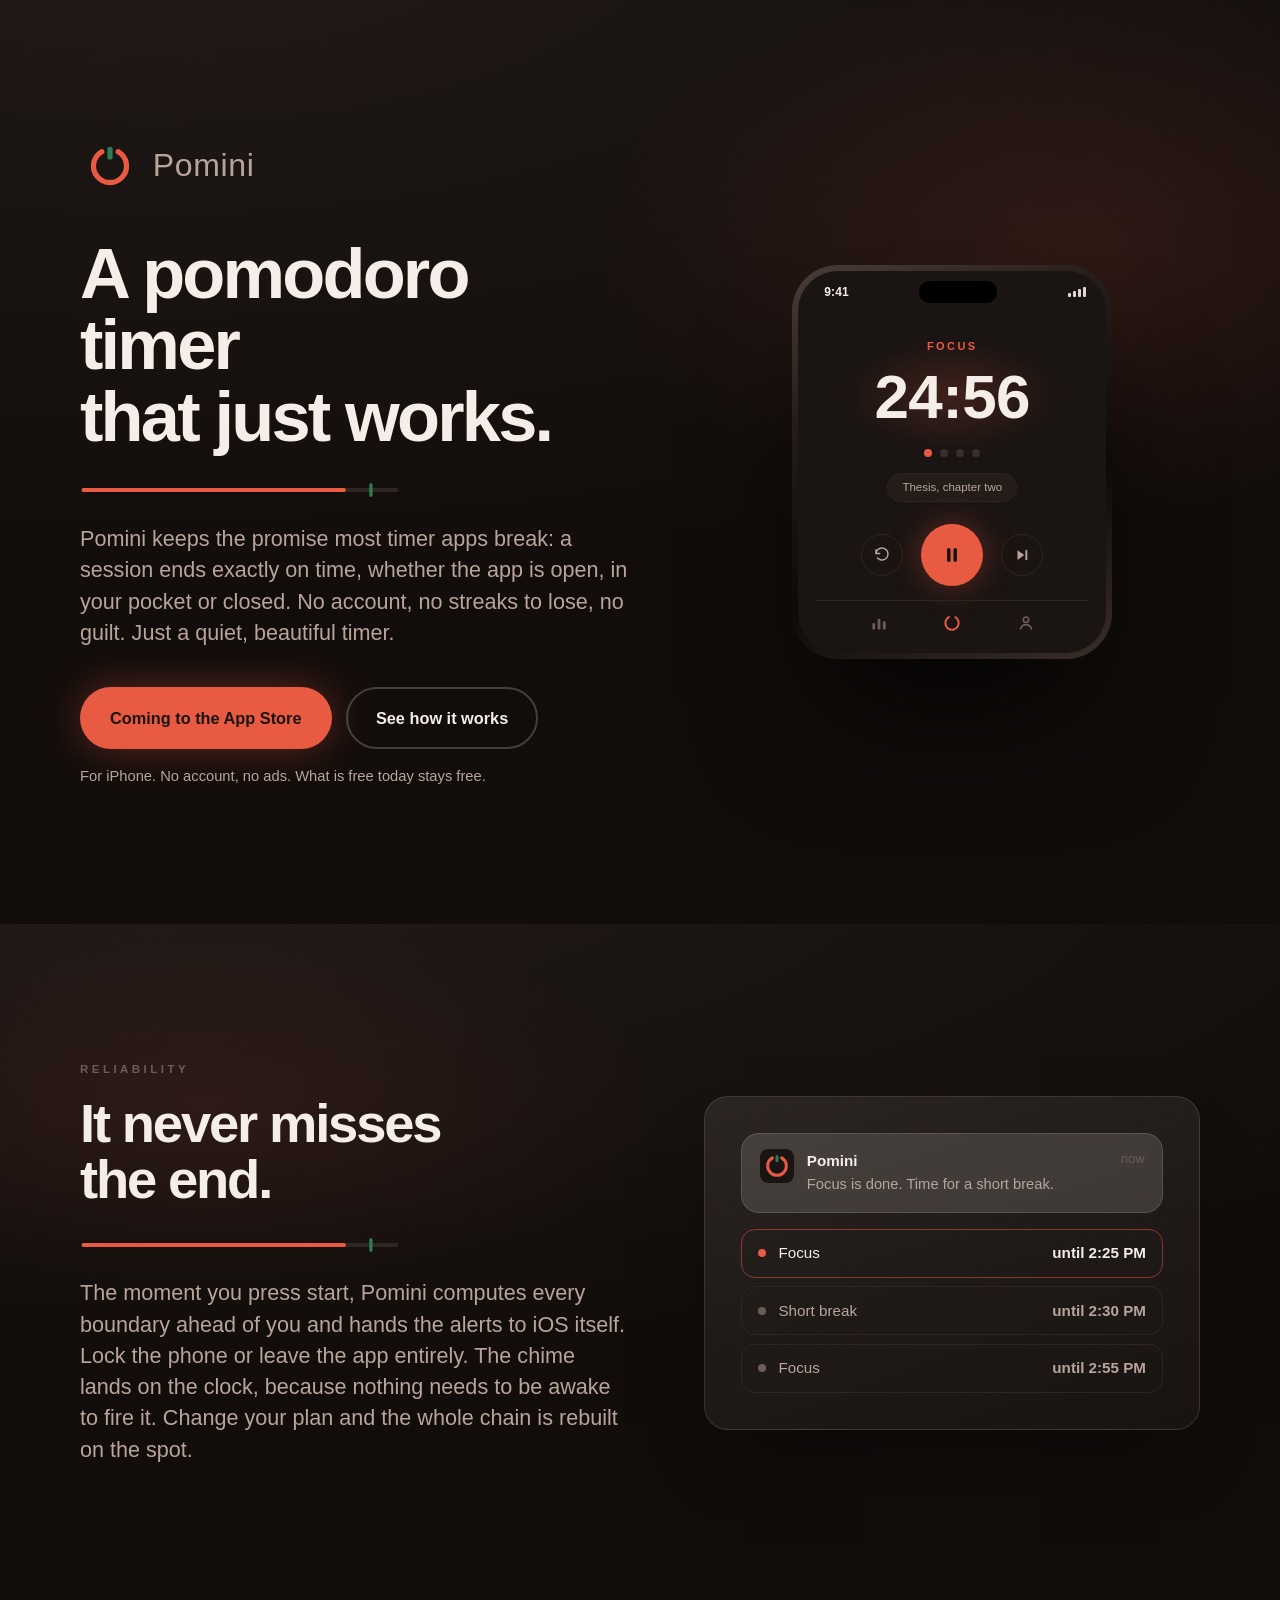
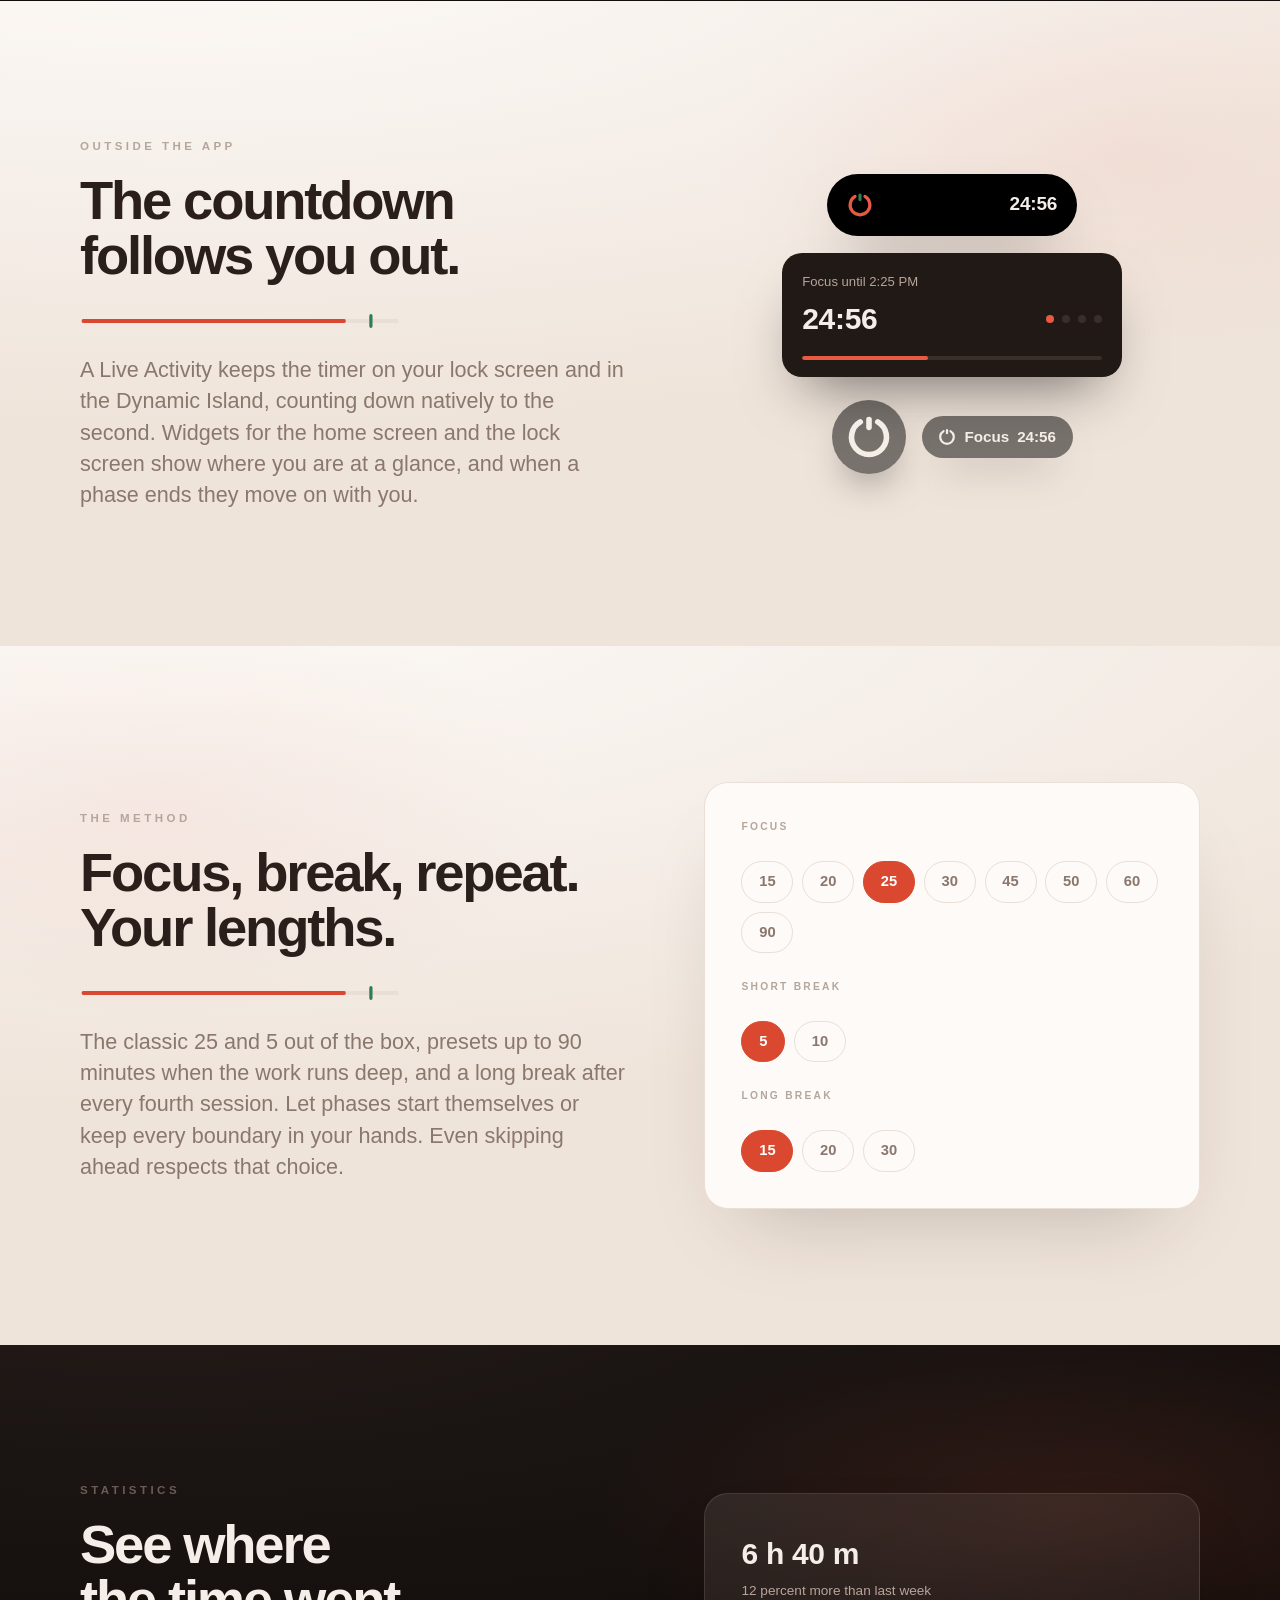
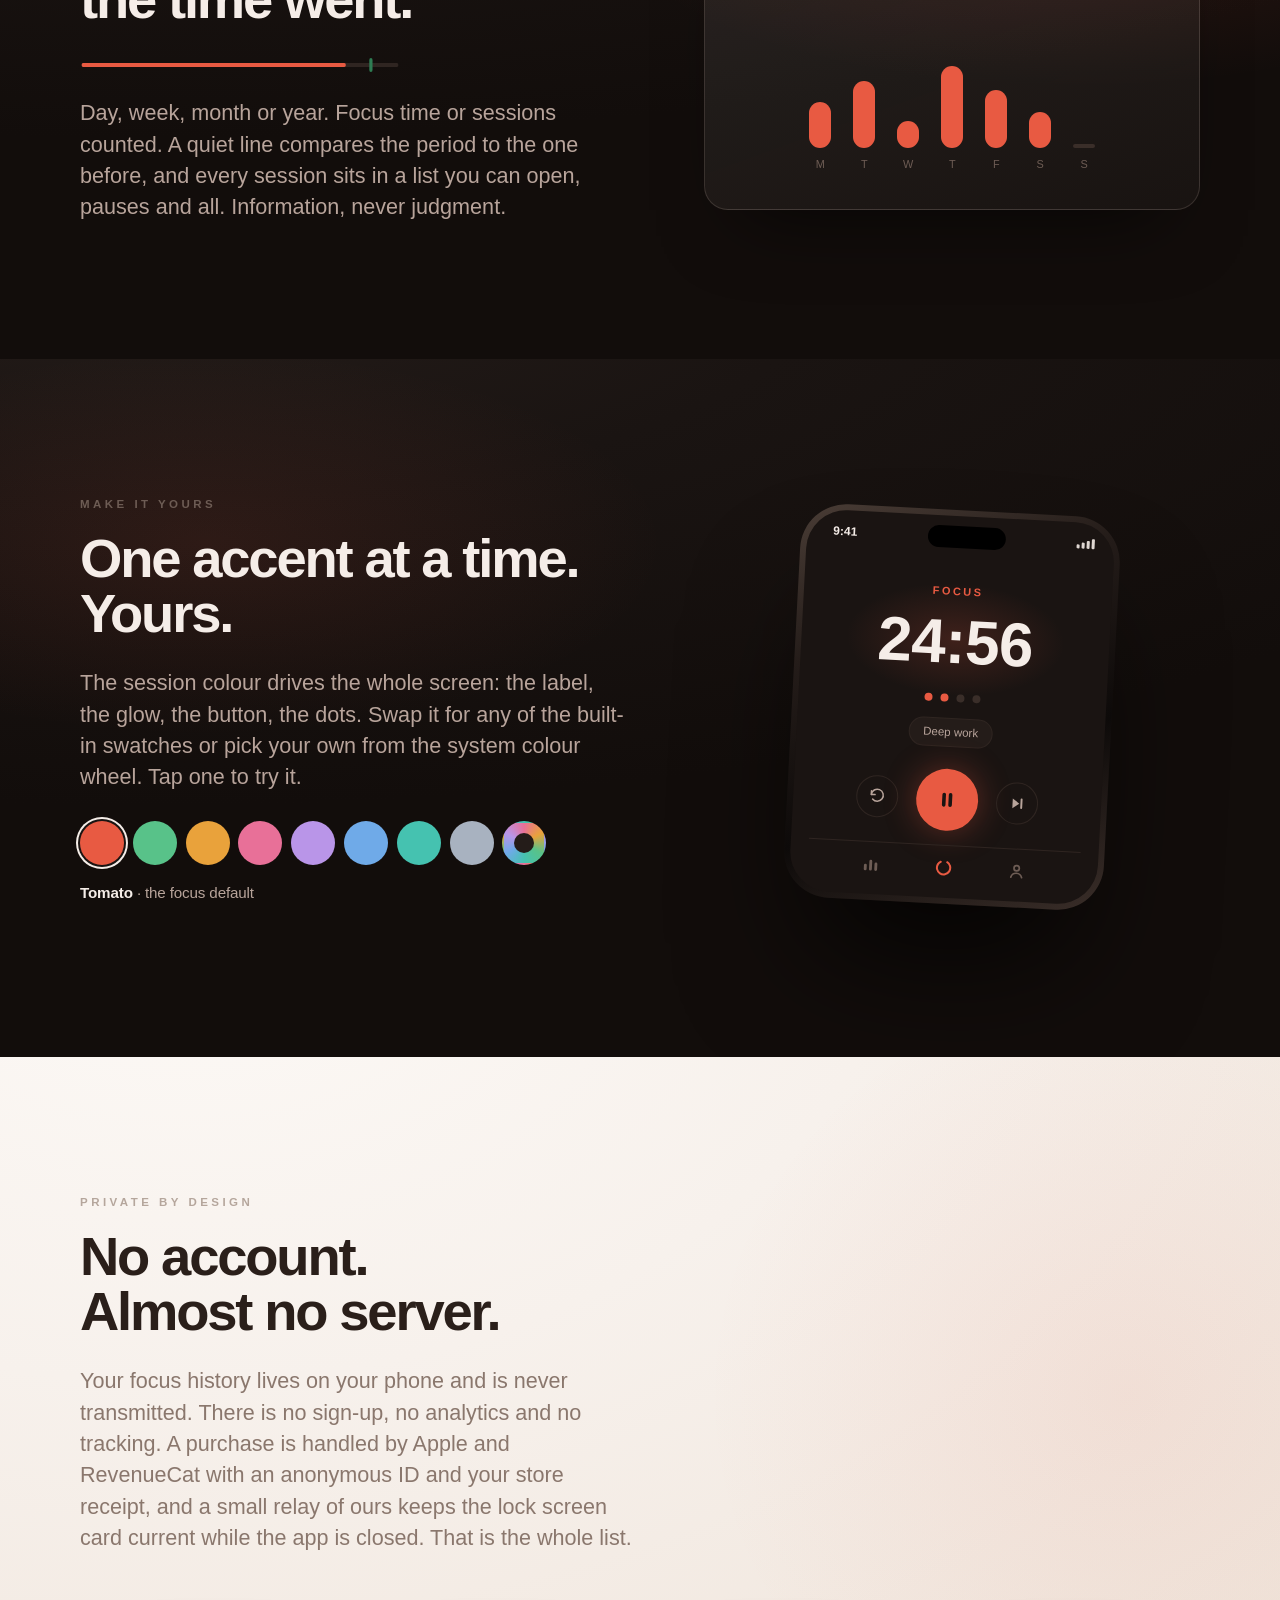
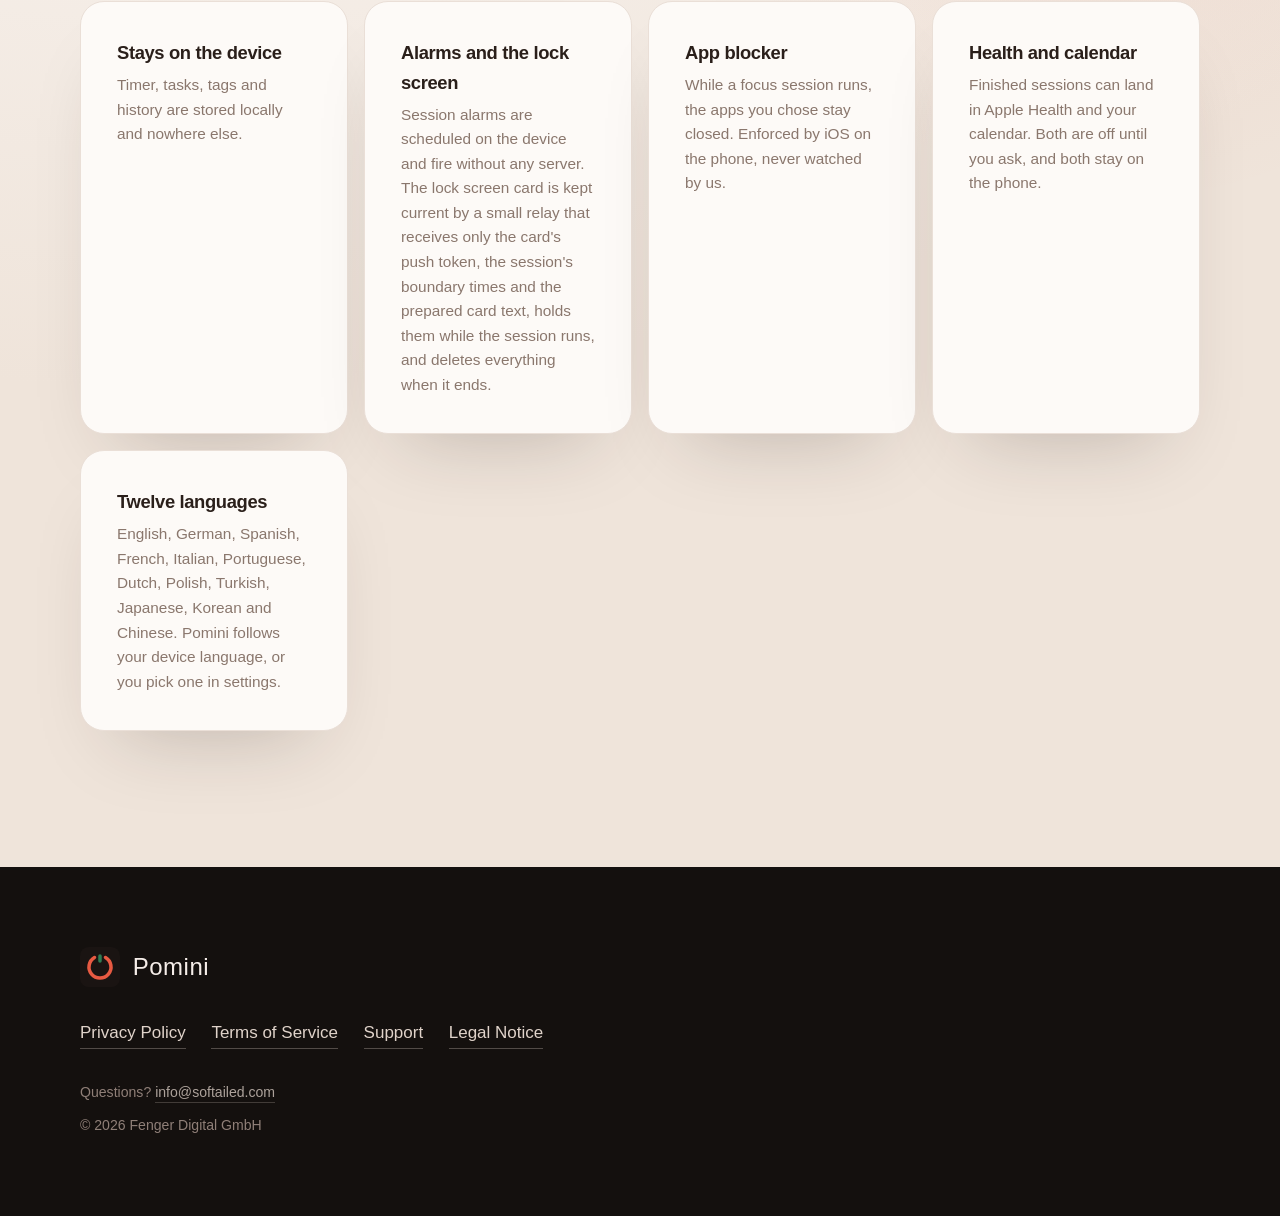
<file: index.html>
<!DOCTYPE html>
<html lang="en">
<head>
<meta charset="utf-8">
<!-- KEPT OUT OF SEARCH ON PURPOSE, until the app is released. Remove this tag on all
     five pages to let the site be indexed again.
     NOTE: a robots.txt in this repo would do NOTHING. Crawlers only read robots.txt at
     the DOMAIN root (denisfenger.github.io/robots.txt), which belongs to the user site
     repo, not to /pomini/. For a project page the per-page meta tag is the mechanism
     that works. This does NOT make the pages unreachable: anyone with the URL still
     opens them, which is required. The shipped app links privacy, support and impressum,
     and App Review has to be able to fetch them. -->
<meta name="robots" content="noindex, nofollow">
<meta name="viewport" content="width=device-width, initial-scale=1">
<title>Pomini: Focus &amp; Pomodoro Timer</title>
<meta name="description" content="Pomini is a focus and pomodoro timer for iPhone. Sessions end exactly on time even with the app closed, the countdown lives on your lock screen, and your focus history stays on your phone.">
<meta property="og:title" content="Pomini: Focus &amp; Pomodoro Timer">
<meta property="og:description" content="A pomodoro timer that just works. On-the-clock session endings, lock screen countdowns, quiet statistics, no account.">
<meta property="og:type" content="website">
<meta property="og:url" content="https://denisfenger.github.io/pomini/">
<link rel="icon" href="icon.svg" type="image/svg+xml">
<link rel="stylesheet" href="style.css">
</head>
<body>

<!-- ══ 01 HERO ══════════════════════════════════════════════════════════════ -->
<section class="band dark">
  <div class="wrap split">
    <div>
      <div class="brandrow" style="margin-bottom:2.6rem;">
        <img src="icon.svg" alt="" width="60" height="60" style="width:60px;height:60px;">
        <div class="n" style="color:#b8a49b;font-size:2rem;">Pomini</div>
      </div>

      <h1>A pomodoro timer<br>that just works.</h1>

      <div class="arcrule" aria-hidden="true">
        <svg viewBox="0 0 396 14" fill="none" preserveAspectRatio="none">
          <path class="track" d="M4 7h388" stroke-width="4" stroke-linecap="round"/>
          <path class="fill" d="M4 7h323" stroke-width="4" stroke-linecap="round"/>
          <path class="tick" d="M360 2v10" stroke-width="4" stroke-linecap="round"/>
        </svg>
      </div>

      <p class="lead">Pomini keeps the promise most timer apps break: a session ends exactly on time, whether the app is open, in your pocket or closed. No account, no streaks to lose, no guilt. Just a quiet, beautiful timer.</p>

      <div class="cta">
        <!-- Swap this for Apple's official "Download on the App Store" badge once the
             app is live. Apple requires their own artwork, so do not redraw the badge. -->
        <span class="btn primary">Coming to the App Store</span>
        <a class="btn quiet" href="#how">See how it works</a>
      </div>
      <p class="note">For iPhone. No account, no ads. What is free today stays free.</p>
    </div>

    <div>
      <div class="phone">
        <div class="screen" style="--p-bg:#1A1412;--p-surface:#241C19;--p-bd:#2F2521;--p-ink:#F5EDE8;--p-muted:#B8A49B;--p-faint:#6D5C54;--p-dot:#3A2E29;--p-acc:#E85A42;--p-glow:rgba(232,90,66,.18);--p-halo:rgba(232,90,66,.35);--p-on:#1A1412;">
          <div class="statusbar"><span>9:41</span><div class="notch"></div><div class="sigbars"><i></i><i></i><i></i><i></i></div></div>
          <div class="timerscreen">
            <div class="sesslabel">Focus</div>
            <div class="countwrap"><div class="count" data-tick>24:58</div></div>
            <div class="cycledots"><i class="on"></i><i></i><i></i><i></i></div>
            <div class="taskchip">Thesis, chapter two</div>
            <div class="ctrls">
              <div class="ctrl"><svg viewBox="0 0 24 24" fill="none"><path d="M4 10a8 8 0 1 1 2 6" stroke="currentColor" stroke-width="2" stroke-linecap="round"/><path d="M4 5v5h5" stroke="currentColor" stroke-width="2" stroke-linecap="round" stroke-linejoin="round"/></svg></div>
              <div class="ctrl primary"><svg viewBox="0 0 24 24"><rect x="7" y="5" width="3.6" height="14" rx="1.8" fill="currentColor"/><rect x="13.4" y="5" width="3.6" height="14" rx="1.8" fill="currentColor"/></svg></div>
              <div class="ctrl"><svg viewBox="0 0 24 24"><path d="M6 5.5v13l9-6.5z" fill="currentColor"/><rect x="16.5" y="5" width="2.6" height="14" rx="1.3" fill="currentColor"/></svg></div>
            </div>
            <div class="tabbar">
              <svg viewBox="0 0 24 24"><rect x="4" y="12" width="3.4" height="8" rx="1.7" fill="currentColor"/><rect x="10.3" y="7" width="3.4" height="13" rx="1.7" fill="currentColor"/><rect x="16.6" y="10" width="3.4" height="10" rx="1.7" fill="currentColor"/></svg>
              <svg class="active" viewBox="0 0 24 24" fill="none"><circle cx="12" cy="12" r="8" stroke="currentColor" stroke-width="2.4" stroke-linecap="round" stroke-dasharray="41.9 8.4" transform="rotate(-60 12 12)"/></svg>
              <svg viewBox="0 0 24 24" fill="none"><circle cx="12" cy="8" r="3.2" stroke="currentColor" stroke-width="2"/><path d="M5.5 19c1-3.4 3.5-5 6.5-5s5.5 1.6 6.5 5" stroke="currentColor" stroke-width="2" stroke-linecap="round"/></svg>
            </div>
          </div>
        </div>
      </div>
    </div>
  </div>
</section>

<!-- ══ 02 RELIABILITY ═══════════════════════════════════════════════════════ -->
<section class="band dark flip" id="how">
  <div class="wrap split">
    <div>
      <p class="eyebrow">Reliability</p>
      <h2>It never misses<br>the end.</h2>
      <div class="arcrule" aria-hidden="true">
        <svg viewBox="0 0 396 14" fill="none" preserveAspectRatio="none">
          <path class="track" d="M4 7h388" stroke-width="4" stroke-linecap="round"/>
          <path class="fill" d="M4 7h323" stroke-width="4" stroke-linecap="round"/>
          <path class="tick" d="M360 2v10" stroke-width="4" stroke-linecap="round"/>
        </svg>
      </div>
      <p class="lead">The moment you press start, Pomini computes every boundary ahead of you and hands the alerts to iOS itself. Lock the phone or leave the app entirely. The chime lands on the clock, because nothing needs to be awake to fire it. Change your plan and the whole chain is rebuilt on the spot.</p>
    </div>
    <div>
      <div class="panel">
        <div class="notif">
          <img src="icon.svg" alt="">
          <div>
            <div class="t">Pomini</div>
            <div class="b">Focus is done. Time for a short break.</div>
          </div>
          <div class="when">now</div>
        </div>
        <div class="schedule">
          <div class="schedrow now"><span class="dot"></span>Focus<b>until 2:25 PM</b></div>
          <div class="schedrow"><span class="dot"></span>Short break<b>until 2:30 PM</b></div>
          <div class="schedrow"><span class="dot"></span>Focus<b>until 2:55 PM</b></div>
        </div>
      </div>
    </div>
  </div>
</section>

<!-- ══ 03 LOCK SCREEN AND ISLAND ════════════════════════════════════════════ -->
<section class="band light">
  <div class="wrap split rev">
    <div>
      <div class="island">
        <svg viewBox="0 0 100 100" fill="none" aria-hidden="true"><path d="M69 17.1A38 38 0 1 1 31 17.1" stroke="#E85A42" stroke-width="12.2" stroke-linecap="round"/><path d="M50 12v17" stroke="#2E7D53" stroke-width="12.2" stroke-linecap="round"/></svg>
        <b data-tick>24:58</b>
      </div>
      <div class="lacard">
        <div class="t">Focus until 2:25 PM</div>
        <div class="row">
          <div class="big" data-tick>24:58</div>
          <div class="cycledots"><i class="on" style="background:#E85A42;"></i><i style="background:#3A2E29;"></i><i style="background:#3A2E29;"></i><i style="background:#3A2E29;"></i></div>
        </div>
        <div class="bar"><i></i></div>
      </div>
      <div class="acc-widgets">
        <div class="accring">
          <svg viewBox="0 0 100 100" fill="none" aria-hidden="true"><path d="M69 17.1A38 38 0 1 1 31 17.1" stroke="#F5EDE8" stroke-width="12.2" stroke-linecap="round"/><path d="M50 12v17" stroke="#F5EDE8" stroke-width="12.2" stroke-linecap="round"/></svg>
        </div>
        <div class="accinline">
          <svg viewBox="0 0 100 100" fill="none" aria-hidden="true"><path d="M69 17.1A38 38 0 1 1 31 17.1" stroke="#F5EDE8" stroke-width="12.2" stroke-linecap="round"/><path d="M50 12v17" stroke="#F5EDE8" stroke-width="12.2" stroke-linecap="round"/></svg>
          Focus <span data-tick>24:58</span>
        </div>
      </div>
    </div>
    <div>
      <p class="eyebrow">Outside the app</p>
      <h2>The countdown<br>follows you out.</h2>
      <div class="arcrule" aria-hidden="true">
        <svg viewBox="0 0 396 14" fill="none" preserveAspectRatio="none">
          <path class="track" d="M4 7h388" stroke-width="4" stroke-linecap="round"/>
          <path class="fill" d="M4 7h323" stroke-width="4" stroke-linecap="round"/>
          <path class="tick" d="M360 2v10" stroke-width="4" stroke-linecap="round"/>
        </svg>
      </div>
      <p class="lead">A Live Activity keeps the timer on your lock screen and in the Dynamic Island, counting down natively to the second. Widgets for the home screen and the lock screen show where you are at a glance, and when a phase ends they move on with you.</p>
    </div>
  </div>
</section>

<!-- ══ 04 THE METHOD ════════════════════════════════════════════════════════ -->
<section class="band light flip">
  <div class="wrap split">
    <div>
      <p class="eyebrow">The method</p>
      <h2>Focus, break, repeat.<br>Your lengths.</h2>
      <div class="arcrule" aria-hidden="true">
        <svg viewBox="0 0 396 14" fill="none" preserveAspectRatio="none">
          <path class="track" d="M4 7h388" stroke-width="4" stroke-linecap="round"/>
          <path class="fill" d="M4 7h323" stroke-width="4" stroke-linecap="round"/>
          <path class="tick" d="M360 2v10" stroke-width="4" stroke-linecap="round"/>
        </svg>
      </div>
      <p class="lead">The classic 25 and 5 out of the box, presets up to 90 minutes when the work runs deep, and a long break after every fourth session. Let phases start themselves or keep every boundary in your hands. Even skipping ahead respects that choice.</p>
    </div>
    <div>
      <div class="panel">
        <p class="chiplabel">Focus</p>
        <div class="chips">
          <span class="chip">15</span><span class="chip">20</span><span class="chip on">25</span><span class="chip">30</span><span class="chip">45</span><span class="chip">50</span><span class="chip">60</span><span class="chip">90</span>
        </div>
        <p class="chiplabel">Short break</p>
        <div class="chips"><span class="chip on">5</span><span class="chip">10</span></div>
        <p class="chiplabel">Long break</p>
        <div class="chips"><span class="chip on">15</span><span class="chip">20</span><span class="chip">30</span></div>
      </div>
    </div>
  </div>
</section>

<!-- ══ 05 STATISTICS ════════════════════════════════════════════════════════ -->
<section class="band dark">
  <div class="wrap split rev">
    <div>
      <div class="panel statpanel">
        <div class="headline">6 h 40 m</div>
        <div class="compare">12 percent more than last week</div>
        <div class="bars">
          <i style="height:38%"></i><i style="height:56%"></i><i style="height:22%"></i><i style="height:68%"></i><i style="height:48%"></i><i style="height:30%"></i><i class="stub"></i>
        </div>
        <div class="barlabels"><span>M</span><span>T</span><span>W</span><span>T</span><span>F</span><span>S</span><span>S</span></div>
      </div>
    </div>
    <div>
      <p class="eyebrow">Statistics</p>
      <h2>See where<br>the time went.</h2>
      <div class="arcrule" aria-hidden="true">
        <svg viewBox="0 0 396 14" fill="none" preserveAspectRatio="none">
          <path class="track" d="M4 7h388" stroke-width="4" stroke-linecap="round"/>
          <path class="fill" d="M4 7h323" stroke-width="4" stroke-linecap="round"/>
          <path class="tick" d="M360 2v10" stroke-width="4" stroke-linecap="round"/>
        </svg>
      </div>
      <p class="lead">Day, week, month or year. Focus time or sessions counted. A quiet line compares the period to the one before, and every session sits in a list you can open, pauses and all. Information, never judgment.</p>
    </div>
  </div>
</section>

<!-- ══ 06 MAKE IT YOURS ═════════════════════════════════════════════════════ -->
<section class="band dark flip">
  <div class="wrap split">
    <div>
      <p class="eyebrow">Make it yours</p>
      <h2>One accent at a time.<br>Yours.</h2>
      <p class="lead">The session colour drives the whole screen: the label, the glow, the button, the dots. Swap it for any of the built-in swatches or pick your own from the system colour wheel. Tap one to try it.</p>

      <div class="swatches" id="swatches"></div>
      <p class="swname" id="swname">Tomato <span>&middot; the focus default</span></p>
    </div>
    <div>
      <div class="phone tilt">
        <div class="screen" id="yoursScreen" style="--p-bg:#1A1412;--p-surface:#241C19;--p-bd:#2F2521;--p-ink:#F5EDE8;--p-muted:#B8A49B;--p-faint:#6D5C54;--p-dot:#3A2E29;--p-acc:#E85A42;--p-glow:rgba(232,90,66,.18);--p-halo:rgba(232,90,66,.35);--p-on:#1A1412;">
          <div class="statusbar"><span>9:41</span><div class="notch"></div><div class="sigbars"><i></i><i></i><i></i><i></i></div></div>
          <div class="timerscreen">
            <div class="sesslabel">Focus</div>
            <div class="countwrap"><div class="count" data-tick>24:58</div></div>
            <div class="cycledots"><i class="on"></i><i class="on"></i><i></i><i></i></div>
            <div class="taskchip">Deep work</div>
            <div class="ctrls">
              <div class="ctrl"><svg viewBox="0 0 24 24" fill="none"><path d="M4 10a8 8 0 1 1 2 6" stroke="currentColor" stroke-width="2" stroke-linecap="round"/><path d="M4 5v5h5" stroke="currentColor" stroke-width="2" stroke-linecap="round" stroke-linejoin="round"/></svg></div>
              <div class="ctrl primary"><svg viewBox="0 0 24 24"><rect x="7" y="5" width="3.6" height="14" rx="1.8" fill="currentColor"/><rect x="13.4" y="5" width="3.6" height="14" rx="1.8" fill="currentColor"/></svg></div>
              <div class="ctrl"><svg viewBox="0 0 24 24"><path d="M6 5.5v13l9-6.5z" fill="currentColor"/><rect x="16.5" y="5" width="2.6" height="14" rx="1.3" fill="currentColor"/></svg></div>
            </div>
            <div class="tabbar">
              <svg viewBox="0 0 24 24"><rect x="4" y="12" width="3.4" height="8" rx="1.7" fill="currentColor"/><rect x="10.3" y="7" width="3.4" height="13" rx="1.7" fill="currentColor"/><rect x="16.6" y="10" width="3.4" height="10" rx="1.7" fill="currentColor"/></svg>
              <svg class="active" viewBox="0 0 24 24" fill="none"><circle cx="12" cy="12" r="8" stroke="currentColor" stroke-width="2.4" stroke-linecap="round" stroke-dasharray="41.9 8.4" transform="rotate(-60 12 12)"/></svg>
              <svg viewBox="0 0 24 24" fill="none"><circle cx="12" cy="8" r="3.2" stroke="currentColor" stroke-width="2"/><path d="M5.5 19c1-3.4 3.5-5 6.5-5s5.5 1.6 6.5 5" stroke="currentColor" stroke-width="2" stroke-linecap="round"/></svg>
            </div>
          </div>
        </div>
      </div>
    </div>
  </div>
</section>

<!-- ══ 07 PRIVACY ═══════════════════════════════════════════════════════════ -->
<section class="band light">
  <div class="wrap">
    <p class="eyebrow">Private by design</p>
    <h2>No account.<br>Almost no server.</h2>
    <p class="lead">Your focus history lives on your phone and is never transmitted. There is no sign-up, no analytics and no tracking. A purchase is handled by Apple and RevenueCat with an anonymous ID and your store receipt, and a small relay of ours keeps the lock screen card current while the app is closed. That is the whole list.</p>

    <div class="cards">
      <div class="panel"><h3>Stays on the device</h3><p>Timer, tasks, tags and history are stored locally and nowhere else.</p></div>
      <div class="panel"><h3>Alarms and the lock screen</h3><p>Session alarms are scheduled on the device and fire without any server. The lock screen card is kept current by a small relay that receives only the card's push token, the session's boundary times and the prepared card text, holds them while the session runs, and deletes everything when it ends.</p></div>
      <div class="panel"><h3>App blocker</h3><p>While a focus session runs, the apps you chose stay closed. Enforced by iOS on the phone, never watched by us.</p></div>
      <div class="panel"><h3>Health and calendar</h3><p>Finished sessions can land in Apple Health and your calendar. Both are off until you ask, and both stay on the phone.</p></div>
      <div class="panel"><h3>Twelve languages</h3><p>English, German, Spanish, French, Italian, Portuguese, Dutch, Polish, Turkish, Japanese, Korean and Chinese. Pomini follows your device language, or you pick one in settings.</p></div>
    </div>
  </div>
</section>

<!-- ══ FOOTER ═══════════════════════════════════════════════════════════════ -->
<footer>
  <div class="wrap wide">
    <div class="brandrow">
      <img src="icon.svg" alt="">
      <span class="n">Pomini</span>
    </div>
    <nav>
      <a href="privacy/">Privacy Policy</a>
      <a href="terms/">Terms of Service</a>
      <a href="support/">Support</a>
      <a href="impressum/">Legal Notice</a>
    </nav>
    <p class="fine">Questions? <a href="mailto:info@softailed.com">info@softailed.com</a></p>
    <p class="fine" style="margin-top:.6rem;">&copy; 2026 Fenger Digital GmbH</p>
  </div>
</footer>

<script>
(function () {
  'use strict';

  /* ── One shared countdown ──────────────────────────────────────────────────
     Every surface on the page (phones, island, Live Activity, widgets) shows
     the SAME remaining time, ticking once a second, because that is the
     product's whole claim. Wraps back to 25:00 before it could reach zero. */
  var remaining = 24 * 60 + 58;
  var ticks = document.querySelectorAll('[data-tick]');
  function render() {
    var m = Math.floor(remaining / 60);
    var s = remaining % 60;
    var text = m + ':' + (s < 10 ? '0' : '') + s;
    for (var i = 0; i < ticks.length; i++) ticks[i].textContent = text;
  }
  render();
  setInterval(function () {
    remaining = remaining > 60 ? remaining - 1 : 25 * 60;
    render();
  }, 1000);

  /* ── Accent swatches ───────────────────────────────────────────────────────
     Dark-variant values from STYLE_GUIDE.md. The custom tile draws a fresh
     colour on every tap, which is honest: the app's picker offers everything. */
  var SWATCHES = [
    ['tomato', 'Tomato', '#E85A42', 'the focus default'],
    ['green',  'Green',  '#58C289', 'the short break'],
    ['amber',  'Amber',  '#E9A23B', 'the long break'],
    ['rose',   'Rose',   '#E87098', ''],
    ['violet', 'Violet', '#B995E8', ''],
    ['blue',   'Blue',   '#6FAAE8', ''],
    ['teal',   'Teal',   '#45C2B0', ''],
    ['slate',  'Slate',  '#A8B2C0', '']
  ];
  var host = document.getElementById('swatches');
  var screen = document.getElementById('yoursScreen');
  var nameEl = document.getElementById('swname');
  if (!host || !screen) return;

  function hexToRgba(hex, a) {
    var n = parseInt(hex.slice(1), 16);
    return 'rgba(' + ((n >> 16) & 255) + ',' + ((n >> 8) & 255) + ',' + (n & 255) + ',' + a + ')';
  }
  function press(key) {
    Array.prototype.forEach.call(host.querySelectorAll('.sw'), function (b) {
      b.setAttribute('aria-pressed', String(b.dataset.key === key));
    });
  }
  function apply(acc, glow, halo, name, sub, key) {
    screen.style.setProperty('--p-acc', acc);
    screen.style.setProperty('--p-glow', glow);
    screen.style.setProperty('--p-halo', halo);
    nameEl.innerHTML = name + (sub ? ' <span>&middot; ' + sub + '</span>' : '');
    press(key);
  }

  SWATCHES.forEach(function (s) {
    var b = document.createElement('button');
    b.type = 'button';
    b.className = 'sw';
    b.dataset.key = s[0];
    b.style.background = s[2];
    b.setAttribute('aria-pressed', String(s[0] === 'tomato'));
    b.setAttribute('aria-label', s[1] + ' accent');
    b.addEventListener('click', function () {
      apply(s[2], hexToRgba(s[2], .18), hexToRgba(s[2], .35), s[1], s[3], s[0]);
    });
    host.appendChild(b);
  });

  var custom = document.createElement('button');
  custom.type = 'button';
  custom.className = 'sw custom';
  custom.dataset.key = 'custom';
  custom.setAttribute('aria-pressed', 'false');
  custom.setAttribute('aria-label', 'Your own colour, a new one on every tap');
  custom.addEventListener('click', function () {
    var h = Math.floor(Math.random() * 360);
    var acc = 'hsl(' + h + ', 65%, 64%)';
    apply(acc, 'hsla(' + h + ', 65%, 64%, .18)', 'hsla(' + h + ', 65%, 64%, .35)', 'Yours', 'drawn from the full wheel', 'custom');
  });
  host.appendChild(custom);
})();
</script>
</body>
</html>
</file>
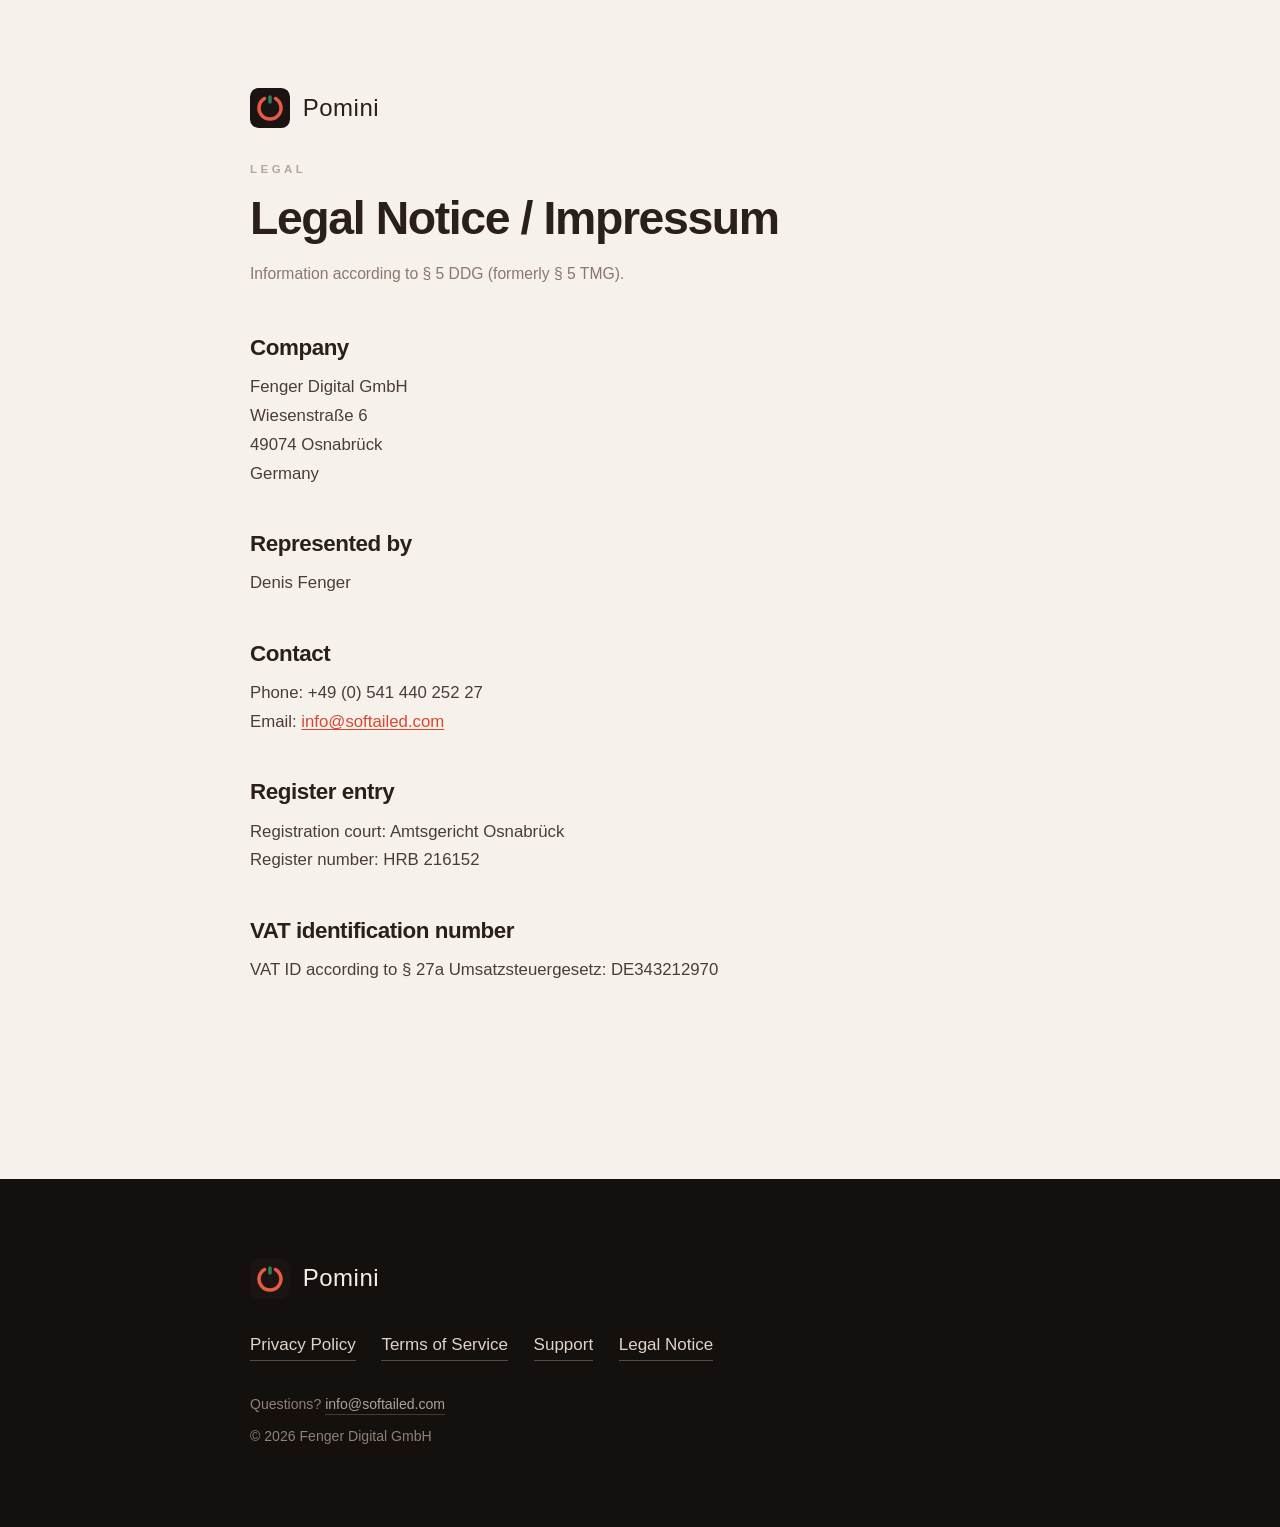
<file: impressum/index.html>
<!DOCTYPE html>
<html lang="en">
<head>
<meta charset="utf-8">
<!-- KEPT OUT OF SEARCH ON PURPOSE, until the app is released. See privacy/index.html. -->
<meta name="robots" content="noindex, nofollow">
<meta name="viewport" content="width=device-width, initial-scale=1">
<title>Pomini Legal Notice</title>
<meta name="description" content="Legal notice for Pomini, published by Fenger Digital GmbH, Osnabrück, Germany.">
<link rel="icon" href="../icon.svg" type="image/svg+xml">
<link rel="stylesheet" href="../style.css">
</head>
<body>

<header class="pagehead">
  <div class="wrap">
    <a class="brandrow" href="../">
      <img src="../icon.svg" alt="" width="40" height="40">
      <span class="n">Pomini</span>
    </a>
    <p class="eyebrow">Legal</p>
    <h1>Legal Notice / Impressum</h1>
    <p class="stamp">Information according to § 5 DDG (formerly § 5 TMG).</p>
  </div>
</header>

<main class="doc">
  <div class="wrap">
    <div class="prose">
      <h2>Company</h2>
      <p>
        Fenger Digital GmbH<br>
        Wiesenstraße 6<br>
        49074 Osnabrück<br>
        Germany
      </p>

      <h2>Represented by</h2>
      <p>Denis Fenger</p>

      <h2>Contact</h2>
      <p>
        Phone: +49 (0) 541 440 252 27<br>
        Email: <a href="mailto:info@softailed.com">info@softailed.com</a>
      </p>

      <h2>Register entry</h2>
      <p>
        Registration court: Amtsgericht Osnabrück<br>
        Register number: HRB 216152
      </p>

      <h2>VAT identification number</h2>
      <p>
        VAT ID according to § 27a Umsatzsteuergesetz: DE343212970
      </p>

      <!-- NO "Responsible for content" block, and this is deliberate rather than an
           oversight. § 18 Abs. 2 MStV attaches that named-person duty to journalistic
           or editorial content; these are the legal pages of a timer app, which is not
           that. The liable party is the company, already identified above in full.
           This mirrors the owner's standing decision on the Remsy pages; do not add it
           back without that decision changing. -->
    </div>
  </div>
</main>

<footer>
  <div class="wrap">
    <div class="brandrow">
      <img src="../icon.svg" alt="">
      <span class="n">Pomini</span>
    </div>
    <nav>
      <a href="../privacy/">Privacy Policy</a>
      <a href="../terms/">Terms of Service</a>
      <a href="../support/">Support</a>
      <a href="../impressum/">Legal Notice</a>
    </nav>
    <p class="fine">Questions? <a href="mailto:info@softailed.com">info@softailed.com</a></p>
    <p class="fine" style="margin-top:.6rem;">&copy; 2026 Fenger Digital GmbH</p>
  </div>
</footer>

</body>
</html>
</file>
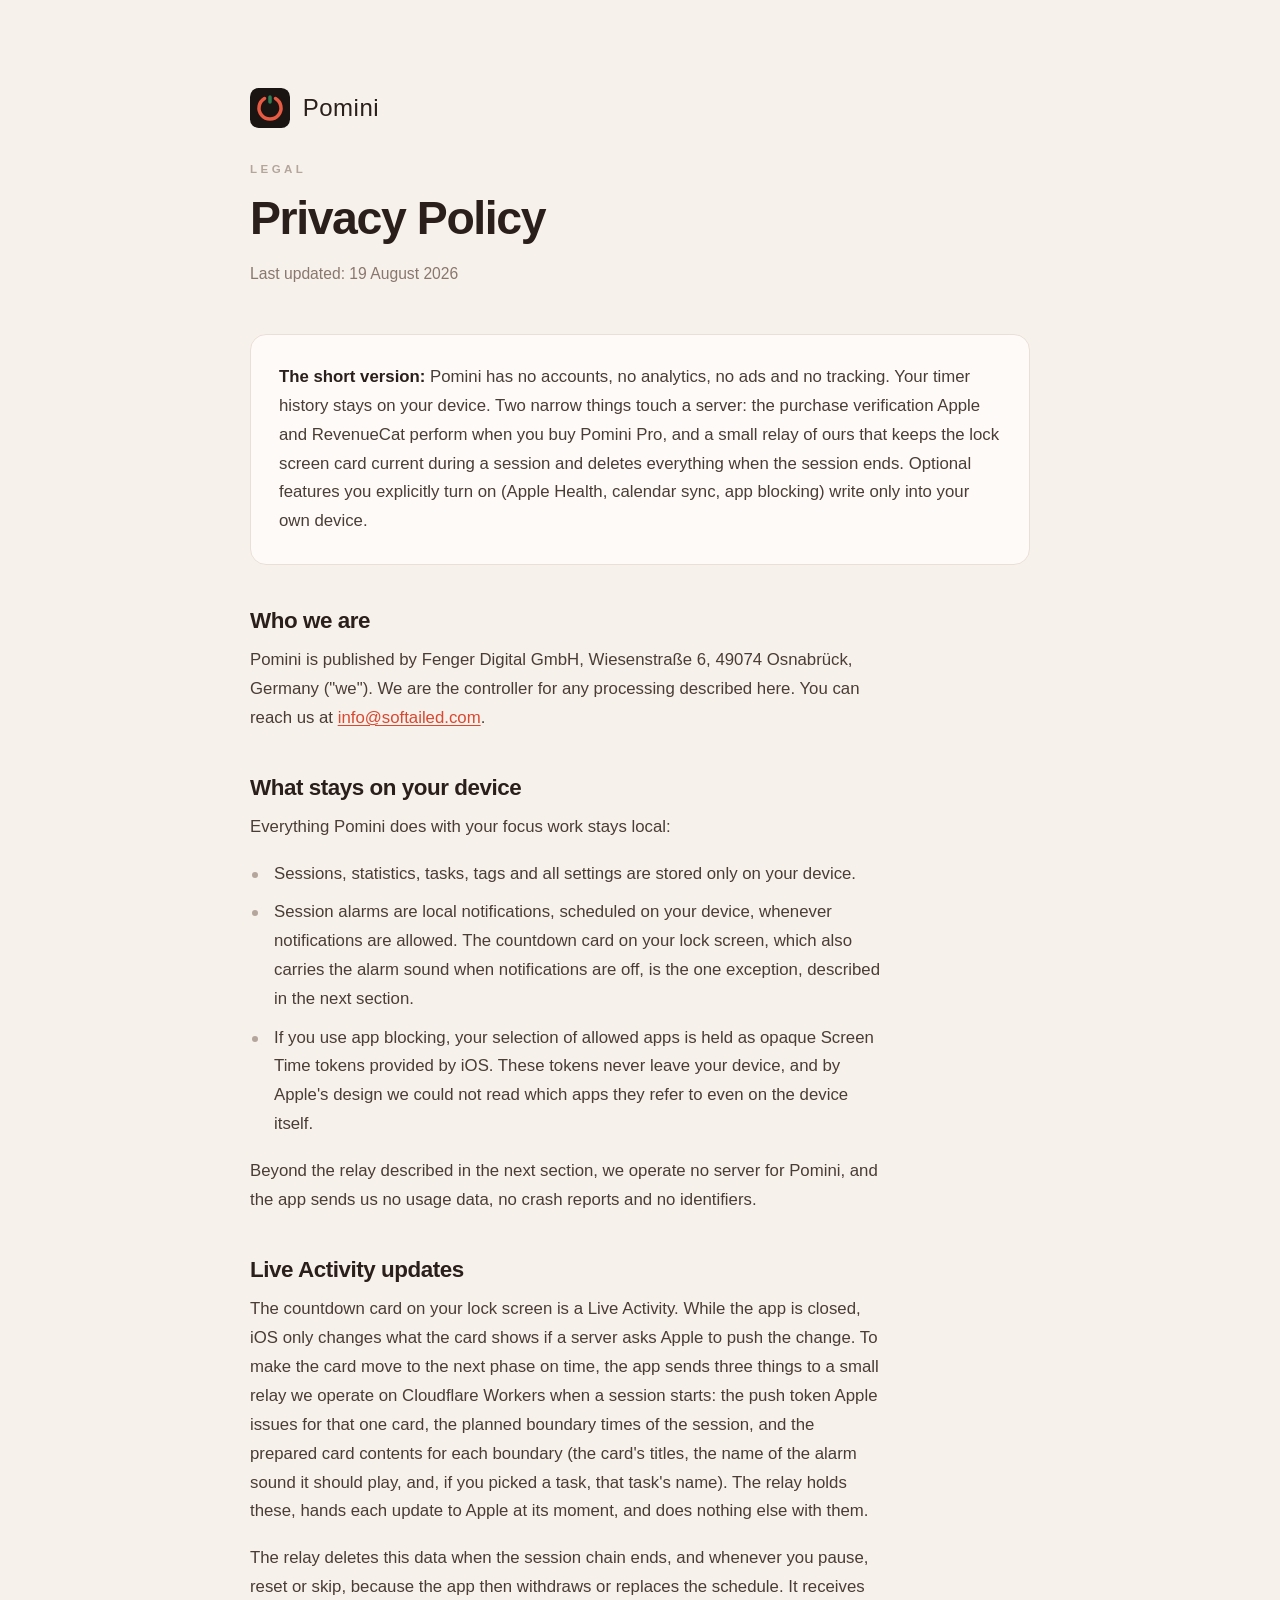
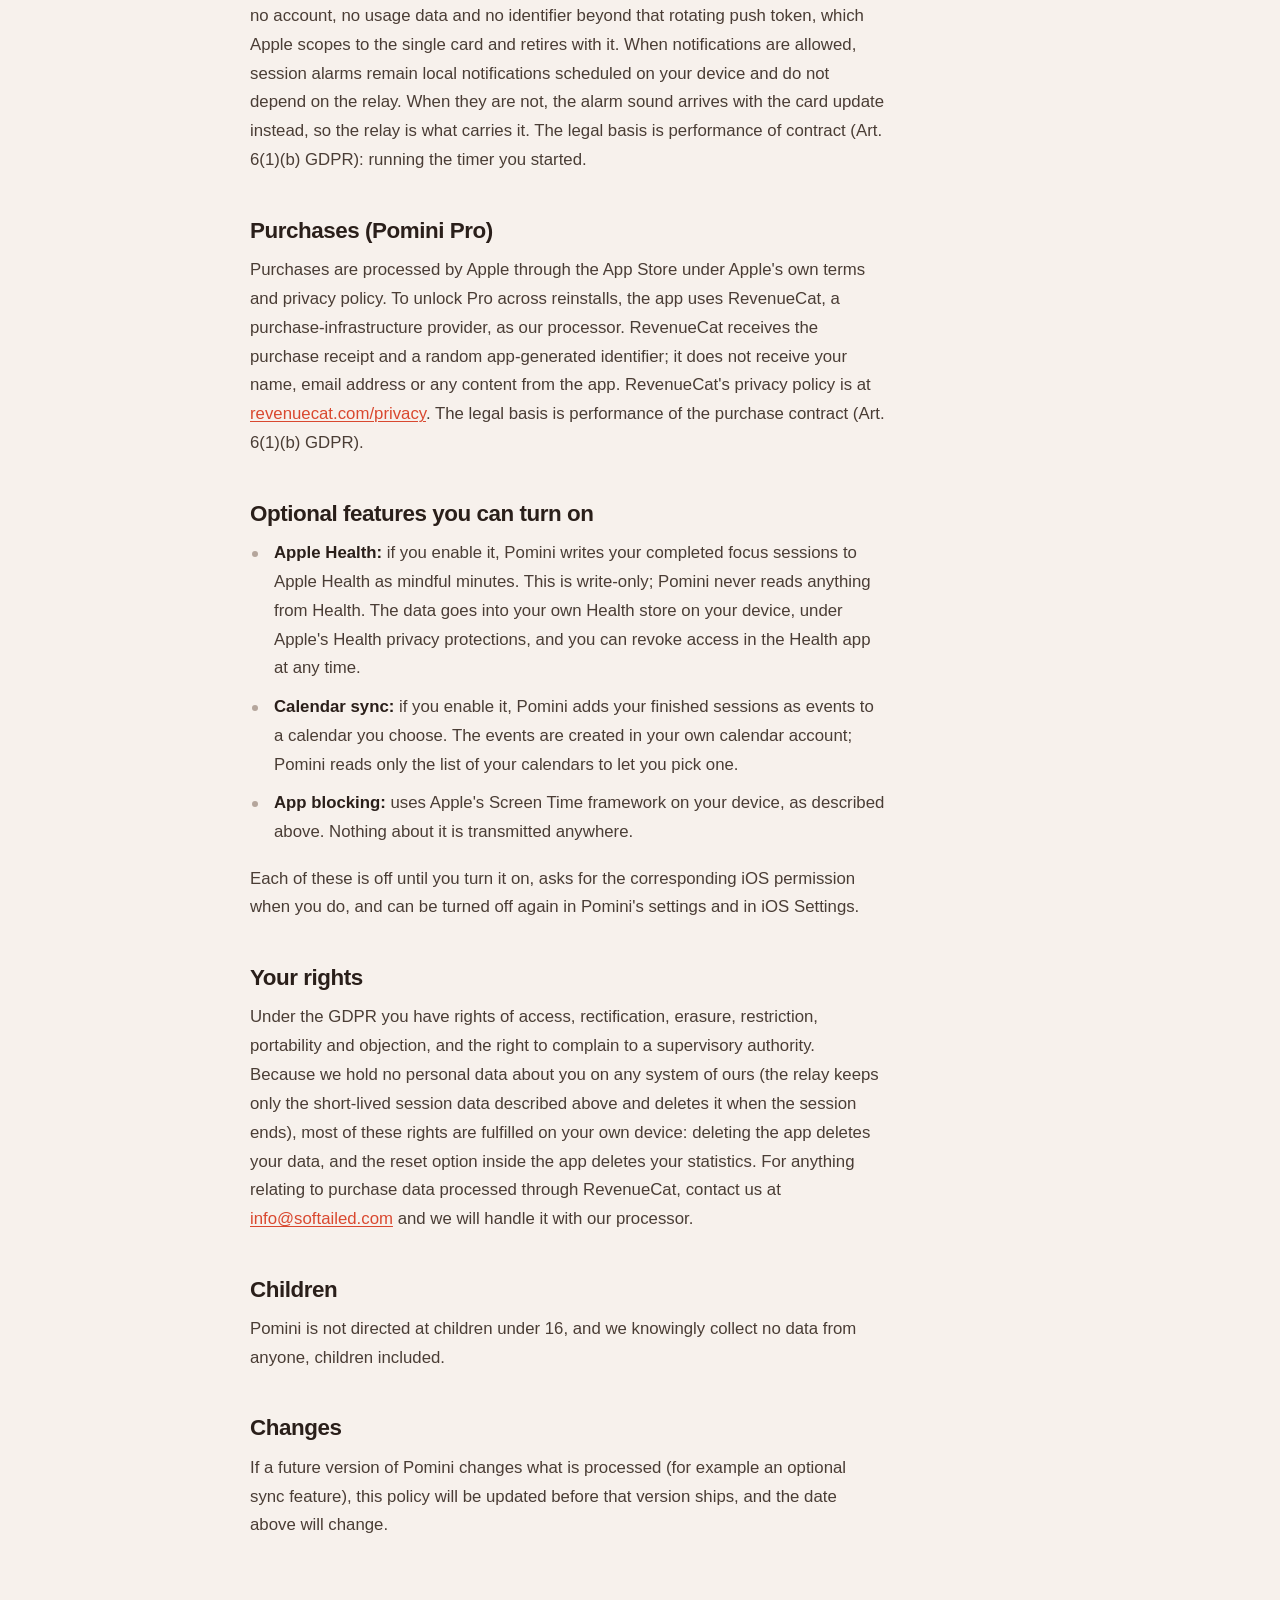
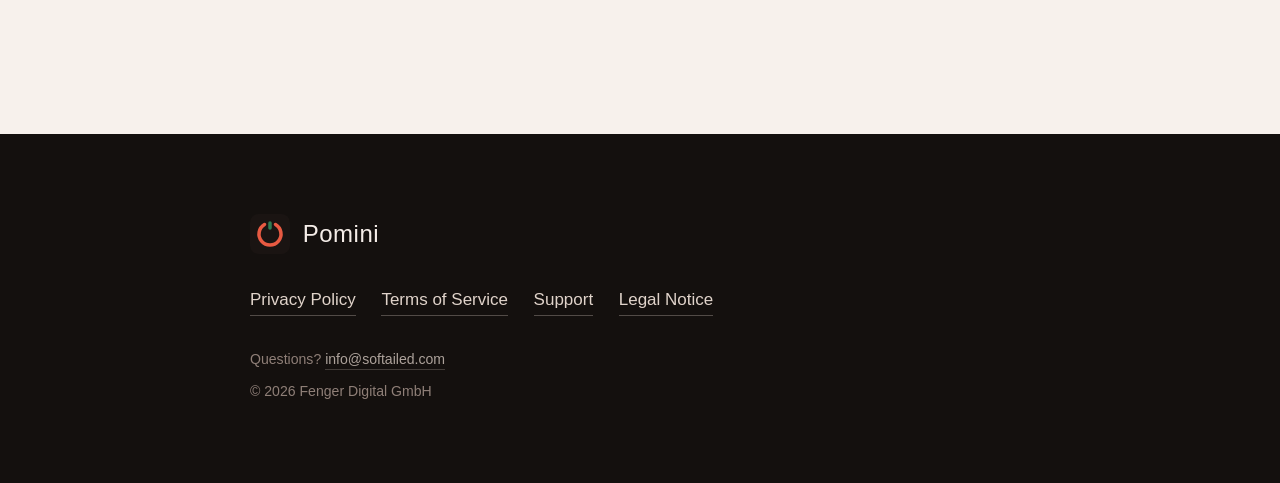
<file: privacy/index.html>
<!DOCTYPE html>
<html lang="en">
<head>
<meta charset="utf-8">
<!-- KEPT OUT OF SEARCH ON PURPOSE, until the app is released. Remove this tag
     on all five pages to let the site be indexed again. A robots.txt in this
     repo would do NOTHING: crawlers read robots.txt at the DOMAIN root, which
     belongs to the user site repo, not to /pomini/. The per-page meta tag is
     the mechanism that works for a project page, and it does NOT make the
     pages unreachable: the shipped app links privacy and support from its
     paywall and settings, and App Review has to be able to fetch them. -->
<meta name="robots" content="noindex, nofollow">
<meta name="viewport" content="width=device-width, initial-scale=1">
<title>Pomini Privacy Policy</title>
<meta name="description" content="Privacy policy for Pomini, published by Fenger Digital GmbH, Osnabrück, Germany.">
<link rel="icon" href="../icon.svg" type="image/svg+xml">
<link rel="stylesheet" href="../style.css">
</head>
<body>

<header class="pagehead">
  <div class="wrap">
    <a class="brandrow" href="../">
      <img src="../icon.svg" alt="" width="40" height="40">
      <span class="n">Pomini</span>
    </a>
    <p class="eyebrow">Legal</p>
    <h1>Privacy Policy</h1>
    <p class="stamp">Last updated: 19 August 2026</p>
  </div>
</header>

<main class="doc">
  <div class="wrap">
    <div class="prose">
      <div class="callout">
        <p><strong>The short version:</strong> Pomini has no accounts, no analytics, no ads and no tracking. Your timer history stays on your device. Two narrow things touch a server: the purchase verification Apple and RevenueCat perform when you buy Pomini Pro, and a small relay of ours that keeps the lock screen card current during a session and deletes everything when the session ends. Optional features you explicitly turn on (Apple Health, calendar sync, app blocking) write only into your own device.</p>
      </div>

      <h2>Who we are</h2>
      <p>Pomini is published by Fenger Digital GmbH, Wiesenstraße 6, 49074 Osnabrück, Germany ("we"). We are the controller for any processing described here. You can reach us at <a href="mailto:info@softailed.com">info@softailed.com</a>.</p>

      <h2>What stays on your device</h2>
      <p>Everything Pomini does with your focus work stays local:</p>
      <ul>
        <li>Sessions, statistics, tasks, tags and all settings are stored only on your device.</li>
        <li>Session alarms are local notifications, scheduled on your device, whenever notifications are allowed. The countdown card on your lock screen, which also carries the alarm sound when notifications are off, is the one exception, described in the next section.</li>
        <li>If you use app blocking, your selection of allowed apps is held as opaque Screen Time tokens provided by iOS. These tokens never leave your device, and by Apple's design we could not read which apps they refer to even on the device itself.</li>
      </ul>
      <p>Beyond the relay described in the next section, we operate no server for Pomini, and the app sends us no usage data, no crash reports and no identifiers.</p>

      <h2>Live Activity updates</h2>
      <p>The countdown card on your lock screen is a Live Activity. While the app is closed, iOS only changes what the card shows if a server asks Apple to push the change. To make the card move to the next phase on time, the app sends three things to a small relay we operate on Cloudflare Workers when a session starts: the push token Apple issues for that one card, the planned boundary times of the session, and the prepared card contents for each boundary (the card's titles, the name of the alarm sound it should play, and, if you picked a task, that task's name). The relay holds these, hands each update to Apple at its moment, and does nothing else with them.</p>
      <p>The relay deletes this data when the session chain ends, and whenever you pause, reset or skip, because the app then withdraws or replaces the schedule. It receives no account, no usage data and no identifier beyond that rotating push token, which Apple scopes to the single card and retires with it. When notifications are allowed, session alarms remain local notifications scheduled on your device and do not depend on the relay. When they are not, the alarm sound arrives with the card update instead, so the relay is what carries it. The legal basis is performance of contract (Art. 6(1)(b) GDPR): running the timer you started.</p>

      <h2>Purchases (Pomini Pro)</h2>
      <p>Purchases are processed by Apple through the App Store under Apple's own terms and privacy policy. To unlock Pro across reinstalls, the app uses RevenueCat, a purchase-infrastructure provider, as our processor. RevenueCat receives the purchase receipt and a random app-generated identifier; it does not receive your name, email address or any content from the app. RevenueCat's privacy policy is at <a href="https://www.revenuecat.com/privacy" rel="noopener">revenuecat.com/privacy</a>. The legal basis is performance of the purchase contract (Art. 6(1)(b) GDPR).</p>

      <h2>Optional features you can turn on</h2>
      <ul>
        <li><strong>Apple Health:</strong> if you enable it, Pomini writes your completed focus sessions to Apple Health as mindful minutes. This is write-only; Pomini never reads anything from Health. The data goes into your own Health store on your device, under Apple's Health privacy protections, and you can revoke access in the Health app at any time.</li>
        <li><strong>Calendar sync:</strong> if you enable it, Pomini adds your finished sessions as events to a calendar you choose. The events are created in your own calendar account; Pomini reads only the list of your calendars to let you pick one.</li>
        <li><strong>App blocking:</strong> uses Apple's Screen Time framework on your device, as described above. Nothing about it is transmitted anywhere.</li>
      </ul>
      <p>Each of these is off until you turn it on, asks for the corresponding iOS permission when you do, and can be turned off again in Pomini's settings and in iOS Settings.</p>

      <h2>Your rights</h2>
      <p>Under the GDPR you have rights of access, rectification, erasure, restriction, portability and objection, and the right to complain to a supervisory authority. Because we hold no personal data about you on any system of ours (the relay keeps only the short-lived session data described above and deletes it when the session ends), most of these rights are fulfilled on your own device: deleting the app deletes your data, and the reset option inside the app deletes your statistics. For anything relating to purchase data processed through RevenueCat, contact us at <a href="mailto:info@softailed.com">info@softailed.com</a> and we will handle it with our processor.</p>

      <h2>Children</h2>
      <p>Pomini is not directed at children under 16, and we knowingly collect no data from anyone, children included.</p>

      <h2>Changes</h2>
      <p>If a future version of Pomini changes what is processed (for example an optional sync feature), this policy will be updated before that version ships, and the date above will change.</p>
    </div>
  </div>
</main>

<footer>
  <div class="wrap">
    <div class="brandrow">
      <img src="../icon.svg" alt="">
      <span class="n">Pomini</span>
    </div>
    <nav>
      <a href="../privacy/">Privacy Policy</a>
      <a href="../terms/">Terms of Service</a>
      <a href="../support/">Support</a>
      <a href="../impressum/">Legal Notice</a>
    </nav>
    <p class="fine">Questions? <a href="mailto:info@softailed.com">info@softailed.com</a></p>
    <p class="fine" style="margin-top:.6rem;">&copy; 2026 Fenger Digital GmbH</p>
  </div>
</footer>

</body>
</html>
</file>
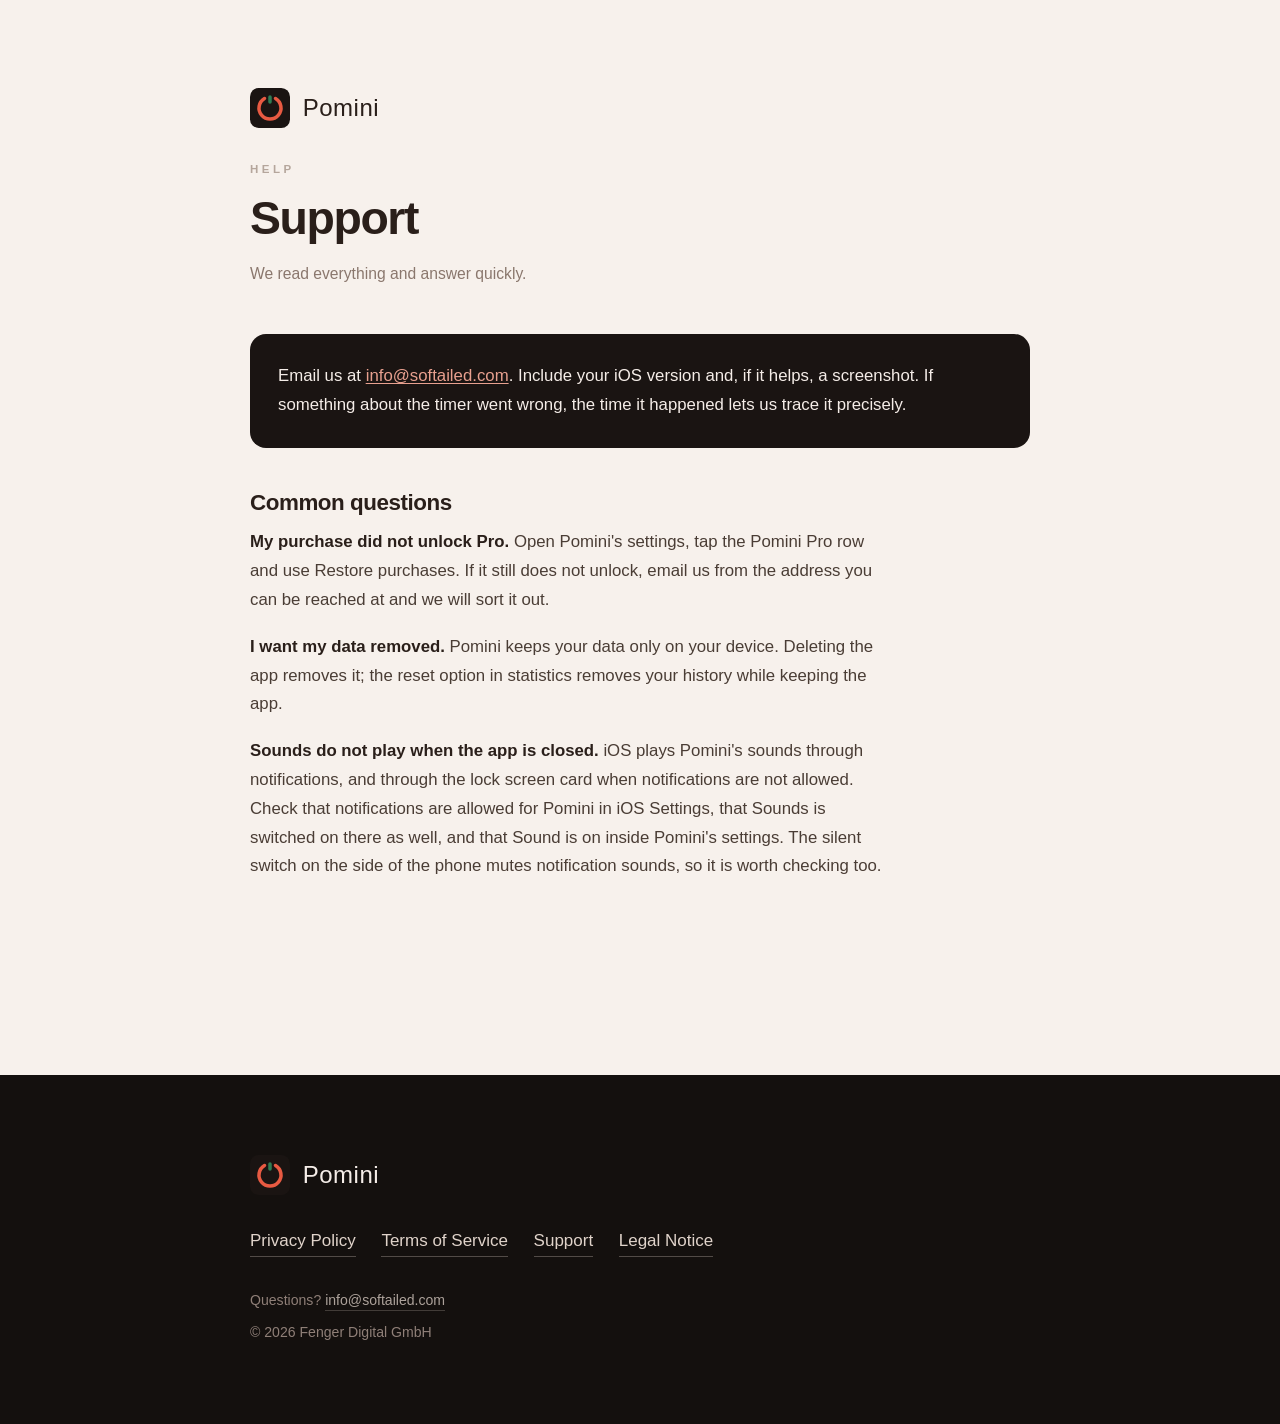
<file: support/index.html>
<!DOCTYPE html>
<html lang="en">
<head>
<meta charset="utf-8">
<!-- KEPT OUT OF SEARCH ON PURPOSE, until the app is released. See privacy/index.html. -->
<meta name="robots" content="noindex, nofollow">
<meta name="viewport" content="width=device-width, initial-scale=1">
<title>Pomini Support</title>
<meta name="description" content="Support for Pomini, the focus and pomodoro timer.">
<link rel="icon" href="../icon.svg" type="image/svg+xml">
<link rel="stylesheet" href="../style.css">
</head>
<body>

<header class="pagehead">
  <div class="wrap">
    <a class="brandrow" href="../">
      <img src="../icon.svg" alt="" width="40" height="40">
      <span class="n">Pomini</span>
    </a>
    <p class="eyebrow">Help</p>
    <h1>Support</h1>
    <p class="stamp">We read everything and answer quickly.</p>
  </div>
</header>

<main class="doc">
  <div class="wrap">
    <div class="prose">
      <div class="contactcard">
        <p>Email us at <a href="mailto:info@softailed.com">info@softailed.com</a>. Include your iOS version and, if it helps, a screenshot. If something about the timer went wrong, the time it happened lets us trace it precisely.</p>
      </div>

      <h2>Common questions</h2>
      <p><strong>My purchase did not unlock Pro.</strong> Open Pomini's settings, tap the Pomini Pro row and use Restore purchases. If it still does not unlock, email us from the address you can be reached at and we will sort it out.</p>
      <p><strong>I want my data removed.</strong> Pomini keeps your data only on your device. Deleting the app removes it; the reset option in statistics removes your history while keeping the app.</p>
      <p><strong>Sounds do not play when the app is closed.</strong> iOS plays Pomini's sounds through notifications, and through the lock screen card when notifications are not allowed. Check that notifications are allowed for Pomini in iOS Settings, that Sounds is switched on there as well, and that Sound is on inside Pomini's settings. The silent switch on the side of the phone mutes notification sounds, so it is worth checking too.</p>
    </div>
  </div>
</main>

<footer>
  <div class="wrap">
    <div class="brandrow">
      <img src="../icon.svg" alt="">
      <span class="n">Pomini</span>
    </div>
    <nav>
      <a href="../privacy/">Privacy Policy</a>
      <a href="../terms/">Terms of Service</a>
      <a href="../support/">Support</a>
      <a href="../impressum/">Legal Notice</a>
    </nav>
    <p class="fine">Questions? <a href="mailto:info@softailed.com">info@softailed.com</a></p>
    <p class="fine" style="margin-top:.6rem;">&copy; 2026 Fenger Digital GmbH</p>
  </div>
</footer>

</body>
</html>
</file>
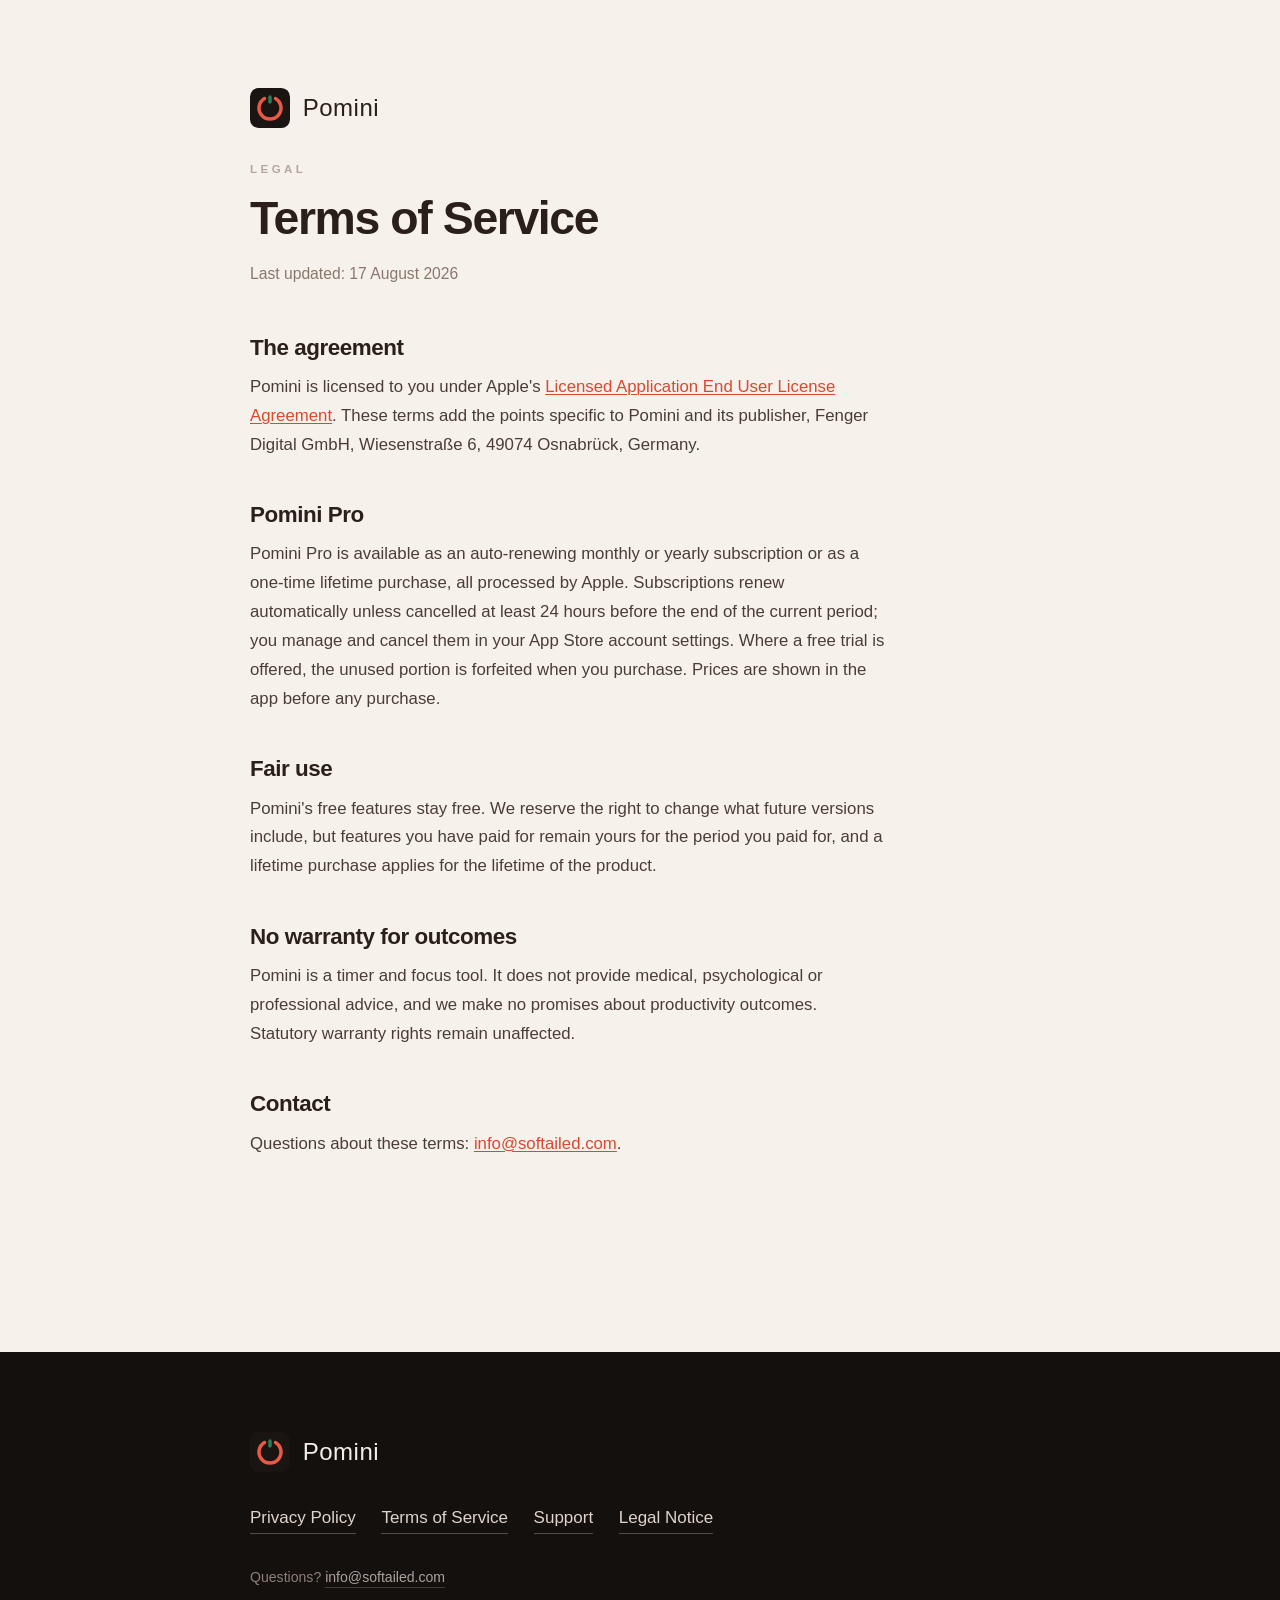
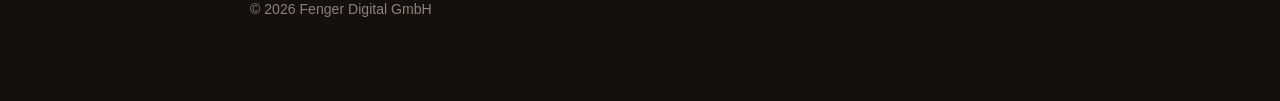
<file: terms/index.html>
<!DOCTYPE html>
<html lang="en">
<head>
<meta charset="utf-8">
<!-- KEPT OUT OF SEARCH ON PURPOSE, until the app is released. See privacy/index.html. -->
<meta name="robots" content="noindex, nofollow">
<meta name="viewport" content="width=device-width, initial-scale=1">
<title>Pomini Terms of Service</title>
<meta name="description" content="Terms of service for Pomini, published by Fenger Digital GmbH.">
<link rel="icon" href="../icon.svg" type="image/svg+xml">
<link rel="stylesheet" href="../style.css">
</head>
<body>

<header class="pagehead">
  <div class="wrap">
    <a class="brandrow" href="../">
      <img src="../icon.svg" alt="" width="40" height="40">
      <span class="n">Pomini</span>
    </a>
    <p class="eyebrow">Legal</p>
    <h1>Terms of Service</h1>
    <p class="stamp">Last updated: 17 August 2026</p>
  </div>
</header>

<main class="doc">
  <div class="wrap">
    <div class="prose">
      <h2>The agreement</h2>
      <p>Pomini is licensed to you under Apple's <a href="https://www.apple.com/legal/internet-services/itunes/dev/stdeula/" rel="noopener">Licensed Application End User License Agreement</a>. These terms add the points specific to Pomini and its publisher, Fenger Digital GmbH, Wiesenstraße 6, 49074 Osnabrück, Germany.</p>

      <h2>Pomini Pro</h2>
      <p>Pomini Pro is available as an auto-renewing monthly or yearly subscription or as a one-time lifetime purchase, all processed by Apple. Subscriptions renew automatically unless cancelled at least 24 hours before the end of the current period; you manage and cancel them in your App Store account settings. Where a free trial is offered, the unused portion is forfeited when you purchase. Prices are shown in the app before any purchase.</p>

      <h2>Fair use</h2>
      <p>Pomini's free features stay free. We reserve the right to change what future versions include, but features you have paid for remain yours for the period you paid for, and a lifetime purchase applies for the lifetime of the product.</p>

      <h2>No warranty for outcomes</h2>
      <p>Pomini is a timer and focus tool. It does not provide medical, psychological or professional advice, and we make no promises about productivity outcomes. Statutory warranty rights remain unaffected.</p>

      <h2>Contact</h2>
      <p>Questions about these terms: <a href="mailto:info@softailed.com">info@softailed.com</a>.</p>
    </div>
  </div>
</main>

<footer>
  <div class="wrap">
    <div class="brandrow">
      <img src="../icon.svg" alt="">
      <span class="n">Pomini</span>
    </div>
    <nav>
      <a href="../privacy/">Privacy Policy</a>
      <a href="../terms/">Terms of Service</a>
      <a href="../support/">Support</a>
      <a href="../impressum/">Legal Notice</a>
    </nav>
    <p class="fine">Questions? <a href="mailto:info@softailed.com">info@softailed.com</a></p>
    <p class="fine" style="margin-top:.6rem;">&copy; 2026 Fenger Digital GmbH</p>
  </div>
</footer>

</body>
</html>
</file>
<file: style.css>
/* ────────────────────────────────────────────────────────────────────────────
   Pomini site: landing page + legal pages (privacy, terms, support,
   impressum).

   The visual system is the app's own Ember palette (STYLE_GUIDE.md): warm
   near-black and warm cream grounds, the tomato as the one accent, system
   font everywhere (the brand IS the system font). Dark leads marketing, so
   the landing opens dark; legal pages stay on the light derivation because
   they are read, not scanned.

   The phone screens on the landing are drawn in HTML using the app's real
   token values from STYLE_GUIDE.md, so nothing here can go stale against a
   screenshot. CONTENT RULE (Denis): whenever app features change, this page
   changes in the same round.

   NO EXTERNAL REQUESTS. Fonts are the system stack. Hotlinking
   fonts.googleapis.com sends every visitor's IP to Google, which a German
   company serving an Impressum should not do (LG Muenchen I, 3 O 17493/20).
   ──────────────────────────────────────────────────────────────────────── */

*, *::before, *::after { box-sizing: border-box; }

:root {
  --sans: -apple-system, BlinkMacSystemFont, "Segoe UI", Roboto, "Helvetica Neue", Arial, sans-serif;
  --wrap: 780px;
  --wrapwide: 1120px;
  --pad: clamp(1.25rem, 4vw, 3rem);

  /* Ember light tokens (STYLE_GUIDE.md) */
  --bg: #f7f1ec;
  --surface: #fdfaf7;
  --border: #eadfd7;
  --ink: #2a1f1a;
  --muted: #8a776d;
  --faint: #b5a69c;
  --tomato: #d9482f;
  --stem: #2e7d53;

  /* Ember dark tokens, for the landing's dark bands */
  --d-bg: #1a1412;
  --d-surface: #241c19;
  --d-border: #2f2521;
  --d-ink: #f5ede8;
  --d-muted: #b8a49b;
  --d-faint: #6d5c54;
  --d-tomato: #e85a42;
}

html { -webkit-text-size-adjust: 100%; scroll-behavior: smooth; }
body {
  margin: 0;
  font-family: var(--sans);
  font-size: 17px;
  line-height: 1.6;
  color: var(--ink);
  background: var(--bg);
}
img, svg { display: block; max-width: 100%; }
a { color: inherit; }

.pagehead { padding: clamp(3rem, 8vw, 5.5rem) var(--pad) clamp(2rem, 5vw, 3rem); }
.pagehead .wrap { max-width: var(--wrap); margin: 0 auto; }

a.brandrow { text-decoration: none; color: inherit; }
.brandrow { display: flex; align-items: center; gap: .8rem; margin-bottom: 2rem; }
.brandrow img { width: 40px; height: 40px; }
.brandrow .n { font-weight: 300; font-size: 1.5rem; letter-spacing: .02em; color: var(--ink); }

.eyebrow {
  font-size: .72rem; font-weight: 700; letter-spacing: .3em; text-transform: uppercase;
  color: var(--faint); margin: 0 0 1rem;
}
h1 {
  font-weight: 800; letter-spacing: -.03em; line-height: 1.05; margin: 0;
  font-size: clamp(1.9rem, 5vw, 2.9rem); text-wrap: balance;
}
.stamp { margin: 1.1rem 0 0; color: var(--muted); font-size: .98rem; }

.doc { padding: 0 var(--pad) clamp(4rem, 9vw, 6rem); }
.doc .wrap { max-width: var(--wrap); margin: 0 auto; }

.prose { font-size: 1.05rem; line-height: 1.72; color: #4a3d35; }
.prose > *:first-child { margin-top: 0; }
.prose h2 {
  font-size: clamp(1.15rem, 2.6vw, 1.4rem); font-weight: 800; letter-spacing: -.02em;
  line-height: 1.25; color: var(--ink); margin: 2.6rem 0 .7rem;
}
.prose h2:first-child { margin-top: 0; }
.prose p { margin: 0 0 1.1rem; max-width: 68ch; }
.prose ul { margin: 0 0 1.1rem; padding-left: 0; list-style: none; max-width: 68ch; }
.prose li { position: relative; padding-left: 1.5rem; margin: .6rem 0; }
.prose li::before {
  content: ""; position: absolute; left: .15rem; top: .72em;
  width: 6px; height: 6px; border-radius: 50%; background: var(--faint);
}
.prose strong { font-weight: 700; color: var(--ink); }
.prose a { color: var(--tomato); text-decoration: underline; text-underline-offset: 2px; text-decoration-thickness: 1px; }
.prose a:hover { color: #a8341f; }

.callout {
  background: var(--surface); border: 1px solid var(--border); border-radius: 16px;
  padding: clamp(1.25rem, 3vw, 1.75rem); margin: 0 0 2.5rem;
}
.callout p { margin: 0; max-width: none; }

.contactcard {
  background: #1a1412; color: #f5ede8; border-radius: 16px;
  padding: clamp(1.25rem, 3vw, 1.75rem); margin: 0 0 2.5rem;
}
.contactcard p { margin: 0; max-width: none; }
.contactcard a { color: #e8a08f; }
.contactcard a:hover { color: #fff; }

footer { background: #14100e; color: #b8a49b; padding: clamp(3rem, 7vw, 5rem) var(--pad); }
.doc + footer, main + footer { margin-top: clamp(3rem, 7vw, 5rem); }
footer .wrap { max-width: var(--wrap); margin: 0 auto; }
footer .wrap.wide { max-width: var(--wrapwide); }
footer .brandrow .n { color: #f5ede8; }
footer nav { display: flex; flex-wrap: wrap; gap: 1.6rem; margin: 1.4rem 0 2rem; }
footer a { color: #e0d3ca; text-decoration: none; border-bottom: 1px solid rgba(224,211,202,.3); padding-bottom: 2px; }
footer a:hover { color: #fff; border-bottom-color: #fff; }
footer .fine { font-size: .88rem; opacity: .75; margin: 0; }

:where(a, button):focus-visible {
  outline: 2px solid var(--tomato); outline-offset: 3px; border-radius: 6px;
}

/* ────────────────────────────────────────────────────────────────────────────
   LANDING PAGE. Everything below is scoped to .band (plus the shared footer),
   so the legal pages above stay untouched.
   ──────────────────────────────────────────────────────────────────────── */

.band { position: relative; overflow: hidden; padding: clamp(4.5rem, 11vw, 8.5rem) var(--pad); }
.band > .wrap { position: relative; max-width: var(--wrapwide); margin: 0 auto; }

.band.light {
  background: radial-gradient(125% 78% at 14% -12%, #fdfaf7 0%, #f7f1ec 45%, #efe4da 100%);
  color: var(--ink);
}
.band.light::before {
  content: ""; position: absolute; inset: 0 0 auto 0; height: 120%;
  background: radial-gradient(46% 34% at 88% 20%, rgba(217,72,47,.07), rgba(217,72,47,0) 72%);
  pointer-events: none;
}
.band.light.flip::before { background: radial-gradient(46% 34% at 12% 20%, rgba(217,72,47,.06), rgba(217,72,47,0) 72%); }

.band.dark {
  background: radial-gradient(125% 76% at 12% -12%, #241c19 0%, #1a1412 42%, #120d0b 100%);
  color: var(--d-ink);
}
.band.dark::before {
  content: ""; position: absolute; inset: 0 0 auto 0; height: 120%;
  background: radial-gradient(52% 34% at 84% 22%, rgba(232,90,66,.12), rgba(232,90,66,0) 72%);
  pointer-events: none;
}
.band.dark.flip::before { background: radial-gradient(50% 32% at 16% 22%, rgba(232,90,66,.10), rgba(232,90,66,0) 72%); }

.band .eyebrow { color: var(--faint); margin-bottom: 1.1rem; }
.band.dark .eyebrow { color: var(--d-faint); }

.band h1, .band h2 {
  font-weight: 800; letter-spacing: -.04em; line-height: 1.02;
  margin: 0; text-wrap: balance;
}
.band h1 { font-size: clamp(2.6rem, 7vw, 4.4rem); }
.band h2 { font-size: clamp(2.1rem, 5.4vw, 3.4rem); }
.band h3 { font-size: 1.15rem; font-weight: 800; letter-spacing: -.02em; margin: 0 0 .35rem; }

.band .lead {
  margin: 1.6rem 0 0; max-width: 46ch;
  font-size: clamp(1.05rem, 2.1vw, 1.35rem); line-height: 1.45; font-weight: 400;
  color: var(--muted); text-wrap: pretty;
}
.band.dark .lead { color: var(--d-muted); }

/* The brand rule: the Ring unrolled. A round-cap track with the 5/6 arc in
   tomato and the stem's green index tick standing in the gap. */
.arcrule { margin: 1.9rem 0 0; height: 14px; width: min(320px, 70%); }
.arcrule svg { width: 100%; height: 100%; }
.arcrule .track { stroke: var(--border); }
.dark .arcrule .track { stroke: var(--d-border); }
.arcrule .fill { stroke: var(--tomato); }
.dark .arcrule .fill { stroke: var(--d-tomato); }
.arcrule .tick { stroke: var(--stem); }

.split {
  display: grid; gap: clamp(2.5rem, 6vw, 5rem);
  grid-template-columns: 1fr; align-items: center;
}
@media (min-width: 900px) {
  .split { grid-template-columns: 1.05fr .95fr; }
  .split.rev > *:first-child { order: 2; }
}

.cta { display: flex; flex-wrap: wrap; gap: .9rem; margin-top: 2.4rem; align-items: center; }
.btn {
  display: inline-flex; align-items: center; gap: .65rem;
  border-radius: 999px; padding: 1rem 1.75rem;
  font-weight: 700; font-size: 1.02rem; text-decoration: none;
  border: 2px solid transparent; cursor: pointer;
}
.dark .btn.primary {
  background: var(--d-tomato); color: #1a1412;
  box-shadow: 0 0 42px rgba(232,90,66,.35);
}
.dark .btn.quiet { border-color: rgba(245,237,232,.22); color: var(--d-ink); }
.dark .btn.quiet:hover { border-color: rgba(245,237,232,.45); }
.light .btn.quiet { border-color: rgba(42,31,26,.16); color: var(--ink); }
.light .btn.quiet:hover { border-color: rgba(42,31,26,.34); }
.band .note { margin: 1rem 0 0; font-size: .92rem; color: var(--muted); }
.band.dark .note { color: var(--d-muted); }

.panel {
  background: var(--surface); border: 1px solid var(--border); border-radius: 24px;
  padding: clamp(1.5rem, 3vw, 2.25rem);
  box-shadow: 0 40px 80px -40px rgba(42,31,26,.25);
}
.dark .panel {
  background: linear-gradient(160deg, rgba(245,237,232,.09), rgba(245,237,232,.03));
  border-color: rgba(184,164,155,.2);
  box-shadow: 0 40px 80px -40px rgba(0,0,0,.7);
}

.cards { display: grid; gap: 1rem; grid-template-columns: repeat(auto-fit, minmax(230px, 1fr)); margin-top: 3rem; }
.cards .panel p { margin: 0; font-size: .96rem; color: var(--muted); }
.dark .cards .panel p { color: var(--d-muted); }

/* ── Phone mockup, drawn with the app's real dark tokens ──────────────────── */
.phone {
  width: min(320px, 78vw); margin: 0 auto;
  border-radius: 46px; padding: 6px;
  background: linear-gradient(155deg, #4a3d36, #241c19 30%, #0d0a09 64%, #3a2e29);
  box-shadow: 0 80px 130px -34px rgba(0,0,0,.6), 0 14px 34px rgba(0,0,0,.25);
}
.dark .phone { box-shadow: 0 80px 130px -34px rgba(0,0,0,.8); }
.phone.tilt { transform: rotate(3deg); }
.screen {
  position: relative; border-radius: 40px; overflow: hidden;
  background: var(--p-bg); color: var(--p-ink);
  padding: 0 18px 14px;
  font-size: 13px; line-height: 1.35;
}
.statusbar {
  display: flex; align-items: center; justify-content: space-between;
  height: 42px; padding: 0 2px 0 8px;
  font-size: 12px; font-weight: 600; letter-spacing: .01em;
}
.notch { width: 78px; height: 22px; border-radius: 12px; background: #000; }
.sigbars { display: flex; align-items: flex-end; gap: 2px; height: 10px; opacity: .9; }
.sigbars i { width: 3px; border-radius: 1px; background: currentColor; }
.sigbars i:nth-child(1) { height: 4px; } .sigbars i:nth-child(2) { height: 6px; }
.sigbars i:nth-child(3) { height: 8px; } .sigbars i:nth-child(4) { height: 10px; }

/* The timer screen. Proportions follow STYLE_GUIDE.md scaled to the mockup:
   uppercase session label in the accent, the glow behind the countdown, cycle
   dots, task chip, one filled control between two stroked ones, bare tab bar. */
.timerscreen { display: flex; flex-direction: column; align-items: center; padding: 26px 0 0; }
.sesslabel {
  font-size: 11px; font-weight: 600; letter-spacing: .22em; text-transform: uppercase;
  color: var(--p-acc);
}
.countwrap { position: relative; padding: 10px 30px 6px; }
.countwrap::before {
  content: ""; position: absolute; inset: -46px -60px;
  background: radial-gradient(closest-side, var(--p-glow), transparent 65%);
  animation: breathe 6s ease-in-out infinite;
}
.count {
  position: relative; font-size: 62px; font-weight: 700; letter-spacing: -.01em;
  font-variant-numeric: tabular-nums; color: var(--p-ink); line-height: 1.05;
}
@keyframes breathe { 0%, 100% { opacity: .8; } 50% { opacity: 1.15; } }
.cycledots { display: flex; gap: 8px; margin-top: 14px; }
.cycledots i { width: 8px; height: 8px; border-radius: 50%; background: var(--p-dot); }
.cycledots i.on { background: var(--p-acc); }
.taskchip {
  margin-top: 16px; font-size: 11.5px; font-weight: 500; color: var(--p-muted);
  background: var(--p-surface); border: 1px solid var(--p-bd);
  border-radius: 999px; padding: 6px 14px;
}
.ctrls { display: flex; align-items: center; gap: 18px; margin: 22px 0 6px; }
.ctrl {
  width: 42px; height: 42px; border-radius: 50%;
  border: 1.5px solid var(--p-bd); color: var(--p-muted);
  display: flex; align-items: center; justify-content: center;
}
.ctrl.primary {
  width: 62px; height: 62px; border: 0;
  background: var(--p-acc); color: var(--p-on);
  box-shadow: 0 0 32px var(--p-halo);
}
.ctrl svg { width: 18px; height: 18px; }
.ctrl.primary svg { width: 24px; height: 24px; }
.tabbar {
  display: flex; justify-content: space-around; align-items: center;
  width: 100%; padding: 12px 26px 6px; margin-top: 8px;
  border-top: 1px solid var(--p-bd);
  color: var(--p-faint);
}
.tabbar svg { width: 20px; height: 20px; }
.tabbar .active { color: var(--p-acc); }

/* ── The system surfaces: notification, Live Activity, island, widgets ────── */
.notif {
  display: flex; gap: .8rem; align-items: flex-start;
  background: rgba(245,237,232,.14); backdrop-filter: blur(6px);
  border: 1px solid rgba(245,237,232,.14);
  border-radius: 18px; padding: .95rem 1.1rem;
}
.notif img { width: 34px; height: 34px; border-radius: 8px; flex: none; }
.notif .t { font-weight: 700; font-size: .95rem; }
.notif .b { font-size: .92rem; color: var(--d-muted); }
.notif .when { margin-left: auto; font-size: .8rem; color: var(--d-faint); flex: none; }

.schedule { display: flex; flex-direction: column; gap: .55rem; margin-top: 1rem; }
.schedrow {
  display: flex; align-items: center; gap: .75rem;
  font-size: .95rem; color: var(--d-muted);
  border: 1px solid var(--d-border); border-radius: 14px; padding: .7rem 1rem;
  font-variant-numeric: tabular-nums;
}
.schedrow .dot { width: 8px; height: 8px; border-radius: 50%; background: var(--d-faint); flex: none; }
.schedrow.now { color: var(--d-ink); border-color: rgba(232,90,66,.5); }
.schedrow.now .dot { background: var(--d-tomato); }
.schedrow b { font-weight: 600; margin-left: auto; }

.island {
  display: flex; align-items: center; justify-content: space-between;
  width: min(250px, 100%); height: 62px; margin: 0 auto;
  background: #000; color: #f5ede8; border-radius: 999px;
  padding: 0 20px;
  box-shadow: 0 30px 60px -24px rgba(0,0,0,.65);
}
.island svg { width: 26px; height: 26px; }
.island b {
  font-size: 19px; font-weight: 700; font-variant-numeric: tabular-nums;
  letter-spacing: -.01em;
}

.lacard {
  background: #201915; color: #f5ede8; border-radius: 20px;
  padding: 1.1rem 1.25rem; width: min(340px, 100%); margin: 1.1rem auto 0;
  box-shadow: 0 30px 60px -24px rgba(0,0,0,.55);
}
.lacard .t { font-size: .82rem; color: #b8a49b; }
.lacard .row { display: flex; align-items: baseline; justify-content: space-between; margin-top: .2rem; }
.lacard .big { font-size: 30px; font-weight: 700; font-variant-numeric: tabular-nums; letter-spacing: -.01em; }
.lacard .cycledots { margin: 0; align-self: center; }
.lacard .bar { height: 4px; border-radius: 2px; background: #3a2e29; margin-top: .8rem; overflow: hidden; }
.lacard .bar i { display: block; height: 100%; width: 42%; border-radius: 2px; background: #e85a42; }

.acc-widgets { display: flex; gap: 1rem; align-items: center; justify-content: center; margin: 1.4rem auto 0; }
.accring {
  width: 74px; height: 74px; border-radius: 50%;
  background: rgba(0,0,0,.5); backdrop-filter: blur(4px);
  display: flex; align-items: center; justify-content: center;
  box-shadow: 0 20px 40px -18px rgba(0,0,0,.6);
}
.accring svg { width: 46px; height: 46px; }
.accinline {
  display: flex; align-items: center; gap: .5rem;
  background: rgba(0,0,0,.5); backdrop-filter: blur(4px);
  color: #f5ede8; border-radius: 999px; padding: .55rem 1.05rem;
  font-size: .95rem; font-weight: 600; font-variant-numeric: tabular-nums;
  box-shadow: 0 20px 40px -18px rgba(0,0,0,.6);
}
.accinline svg { width: 18px; height: 18px; }

/* ── Preset chips and the cycle line ──────────────────────────────────────── */
.chips { display: flex; flex-wrap: wrap; gap: .55rem; margin-top: 1.6rem; }
.chip {
  font-size: .92rem; font-weight: 600; font-variant-numeric: tabular-nums;
  border-radius: 999px; padding: .5rem 1.05rem;
  background: var(--surface); border: 1px solid var(--border); color: var(--muted);
}
.chip.on { background: var(--tomato); border-color: var(--tomato); color: #fff; }
.chiplabel {
  font-size: .64rem; font-weight: 700; letter-spacing: .22em; text-transform: uppercase;
  color: var(--faint); margin: 1.6rem 0 0;
}
.chiplabel:first-child { margin-top: 0; }

/* ── Statistics mockup ────────────────────────────────────────────────────── */
.statpanel .headline {
  font-size: 30px; font-weight: 700; font-variant-numeric: tabular-nums; letter-spacing: -.01em;
}
.statpanel .compare { font-size: .85rem; color: var(--d-muted); margin-top: .15rem; }
.bars { display: flex; align-items: flex-end; justify-content: center; gap: 22px; height: 120px; margin-top: 1.6rem; }
.bars i { flex: none; width: 22px; border-radius: 11px; background: var(--d-tomato); min-height: 4px; }
.bars i.stub { background: #3a2e29; height: 4px; }
.barlabels { display: flex; justify-content: center; gap: 22px; margin-top: .5rem; }
.barlabels span { flex: none; width: 22px; text-align: center; font-size: .68rem; color: var(--d-faint); }
@media (max-width: 440px) {
  .bars, .barlabels { gap: 12px; }
  .bars i, .barlabels span { width: 18px; }
}

/* ── Accent swatches ──────────────────────────────────────────────────────── */
.swatches { display: flex; flex-wrap: wrap; gap: .55rem; margin-top: 1.8rem; }
.sw {
  width: 44px; height: 44px; border-radius: 50%; flex: none;
  border: 2px solid transparent; cursor: pointer; padding: 0;
  transition: transform .18s ease, box-shadow .18s ease;
}
.sw:hover { transform: translateY(-3px); }
.sw[aria-pressed="true"] { box-shadow: 0 0 0 2px var(--d-bg), 0 0 0 4px var(--d-ink); }
.sw.custom {
  background: conic-gradient(#e87098, #e9a23b, #58c289, #45c2b0, #6faae8, #b995e8, #e87098);
  position: relative;
}
.sw.custom::after {
  content: ""; position: absolute; inset: 10px; border-radius: 50%; background: var(--d-surface);
}
.swname { margin-top: 1rem; font-size: .95rem; font-weight: 700; letter-spacing: -.01em; }
.swname span { font-weight: 500; color: var(--d-muted); }

@media (prefers-reduced-motion: reduce) {
  html { scroll-behavior: auto; }
  .countwrap::before { animation: none; }
  *, *::before, *::after { transition-duration: .001ms !important; }
}
</file>
